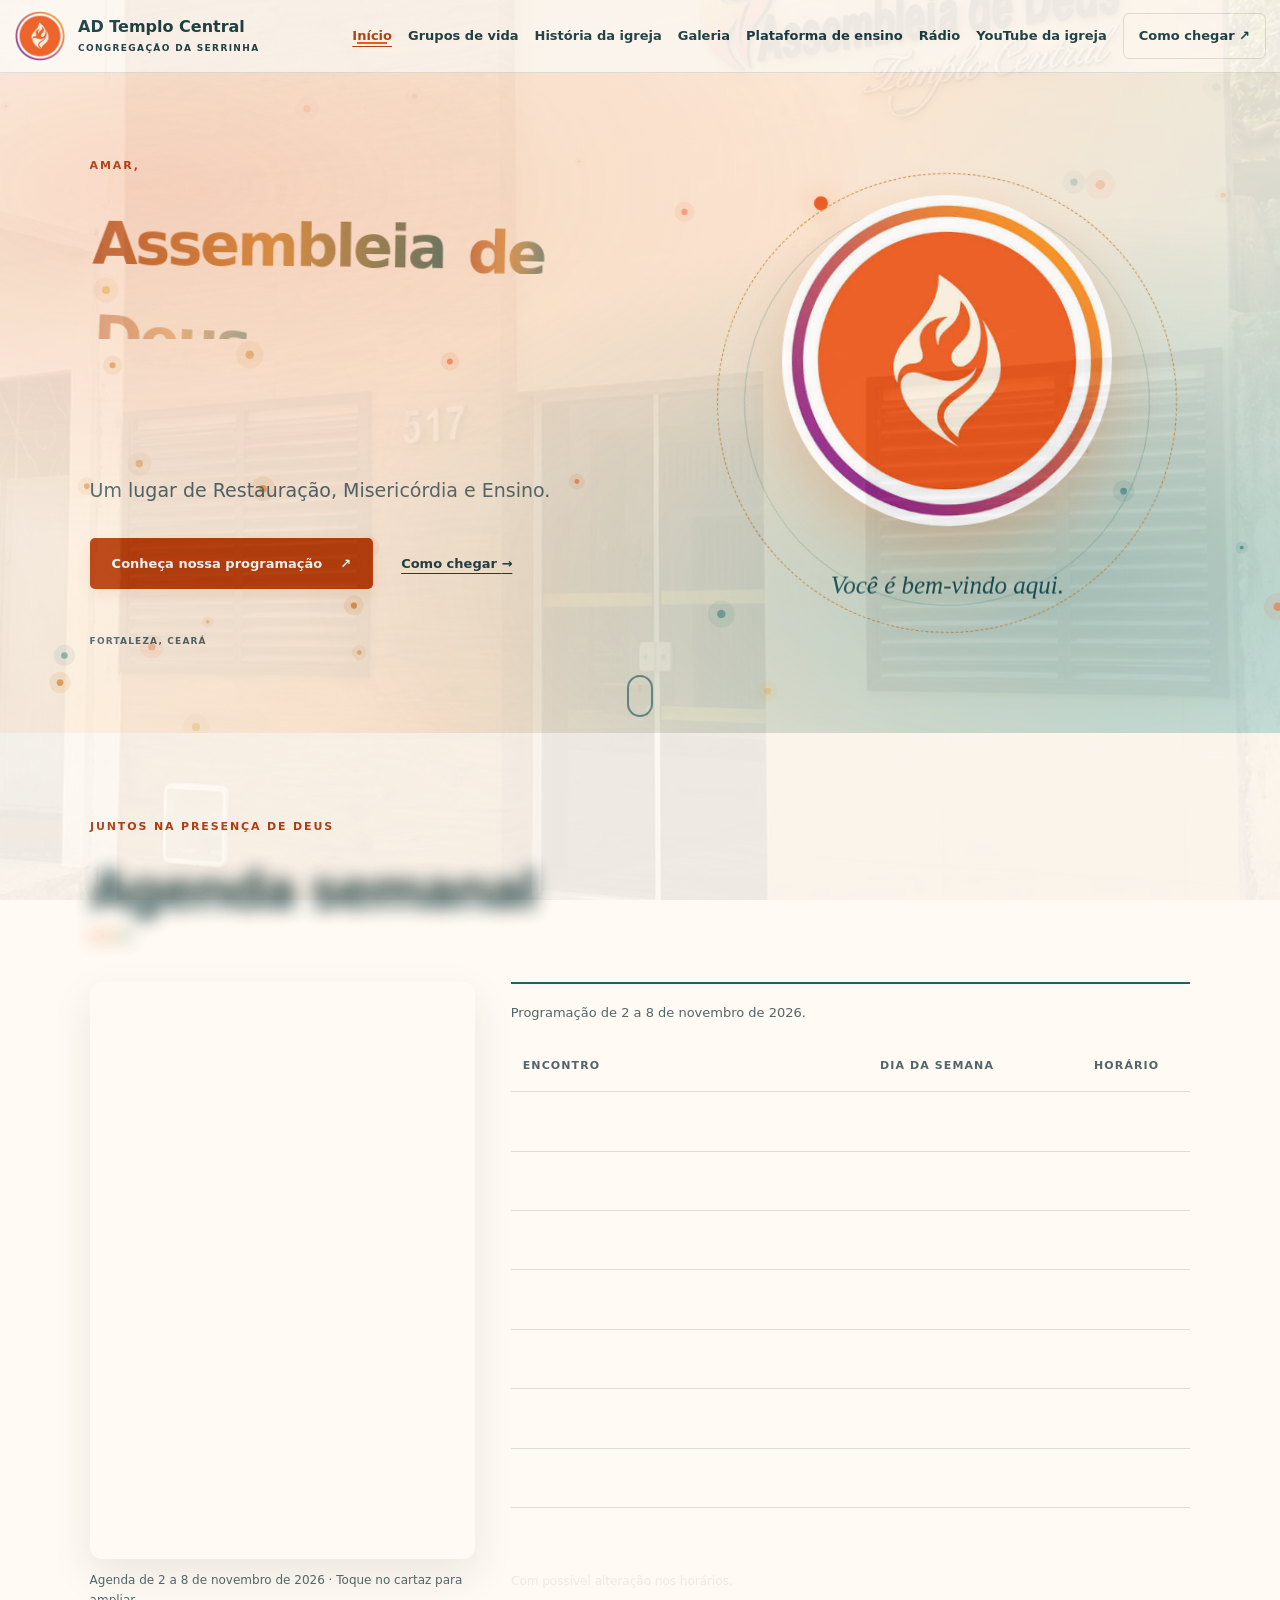
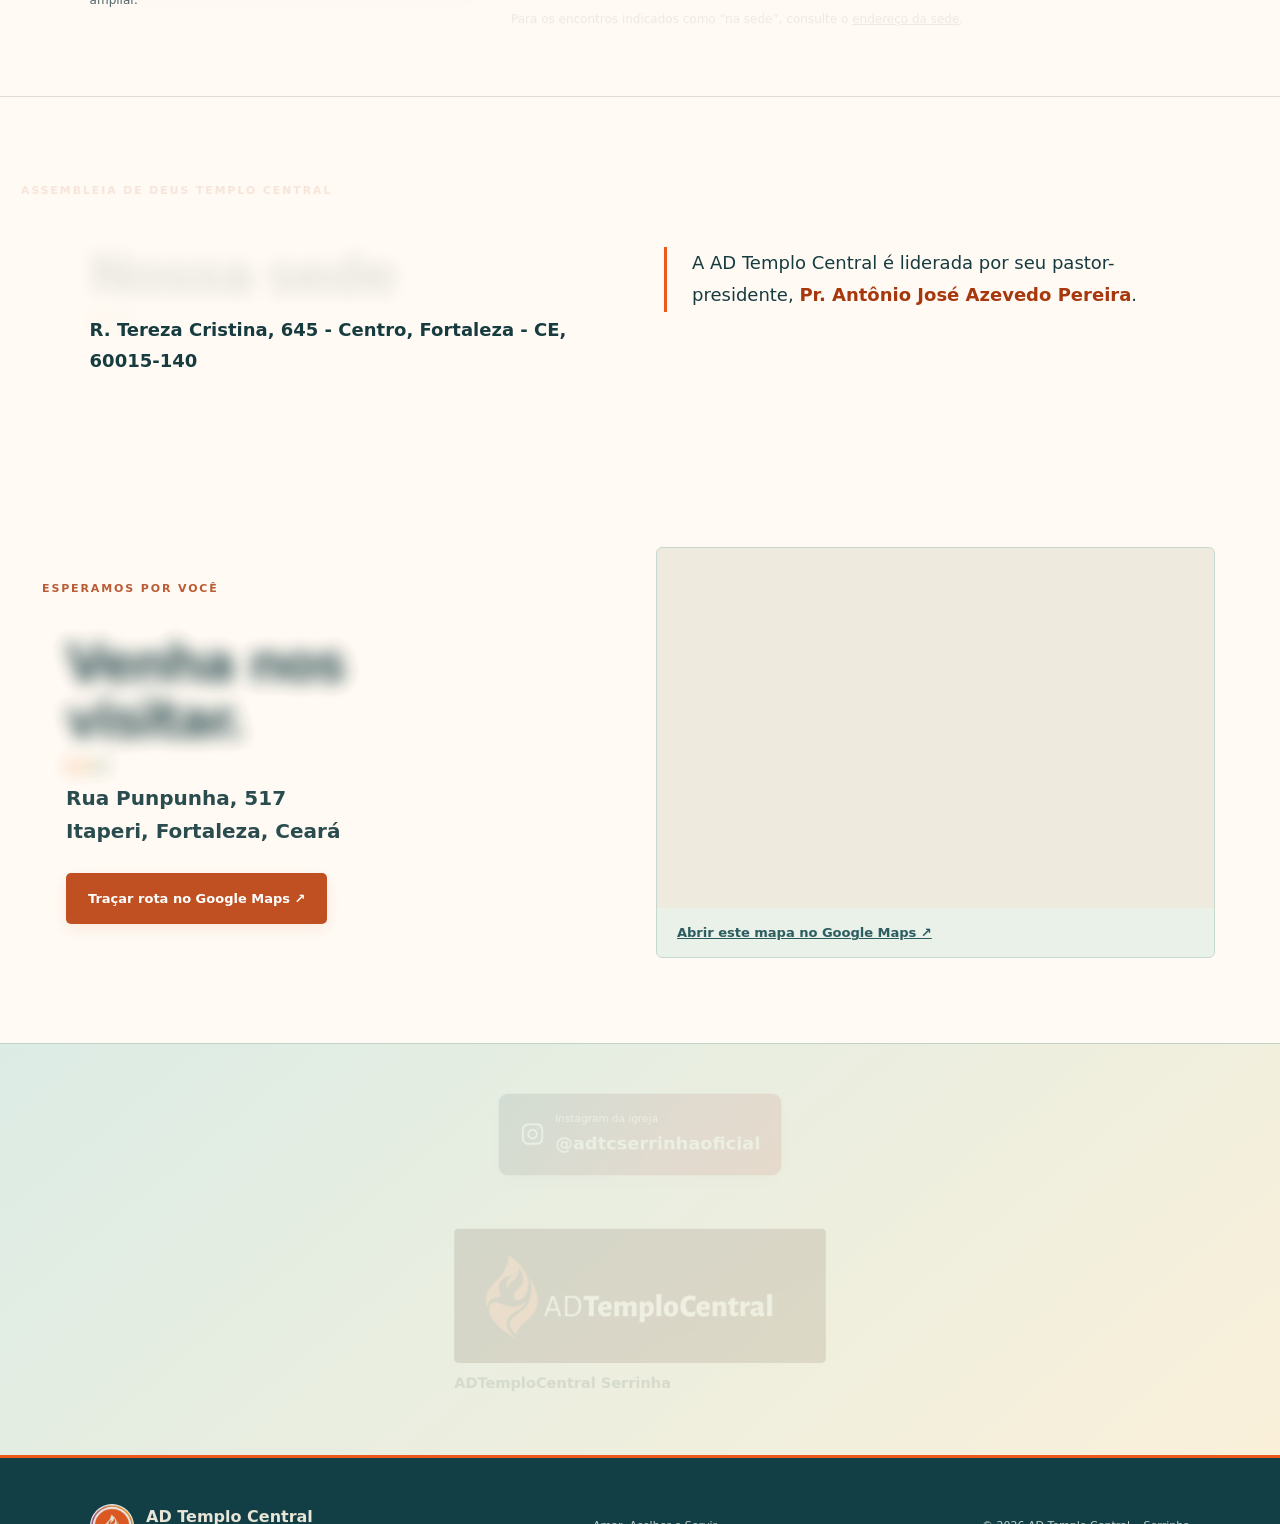
<file: index.html>
<!doctype html>
<html lang="pt-BR"><head><meta charset="utf-8"><meta name="viewport" content="width=device-width, initial-scale=1"><meta http-equiv="refresh" content="0;url=html/index.html"><title>AD Templo Central Serrinha</title></head><body><a href="html/index.html">Abrir site da AD Templo Central Serrinha</a></body></html>
</file>
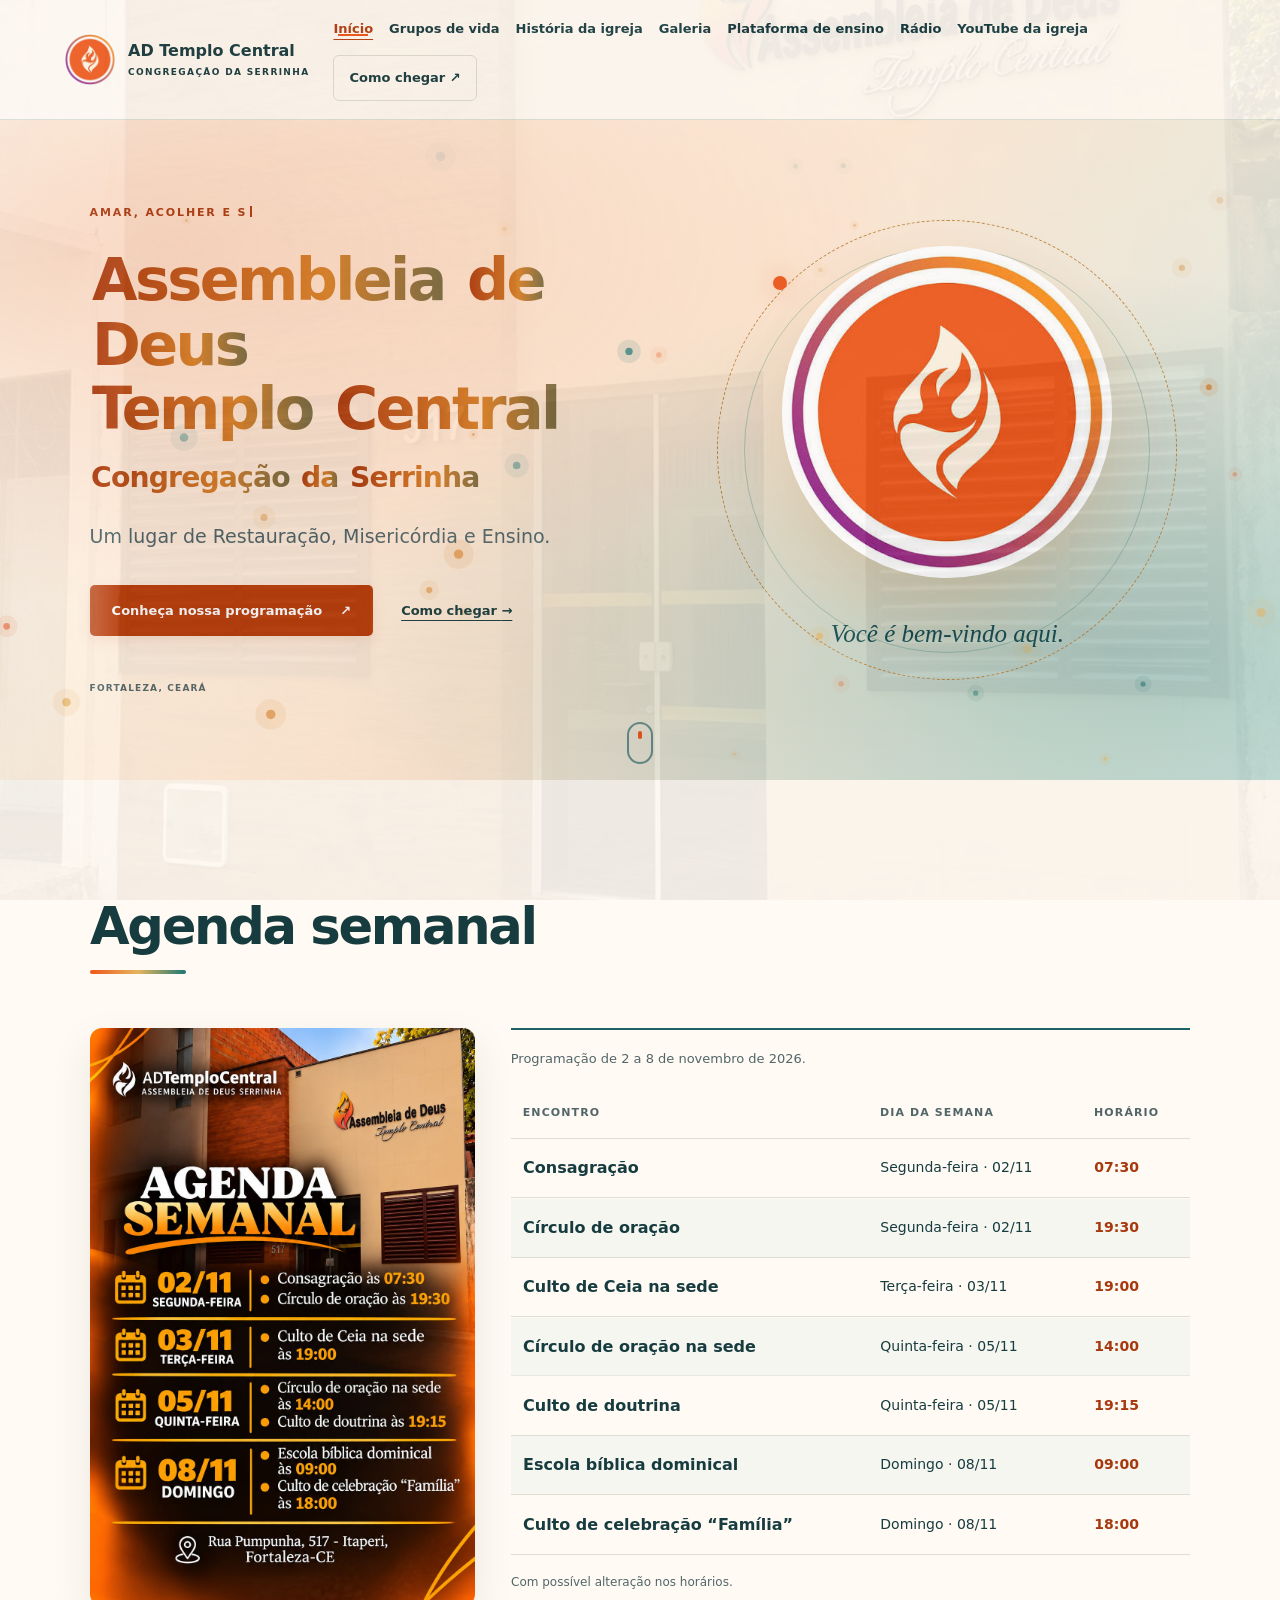
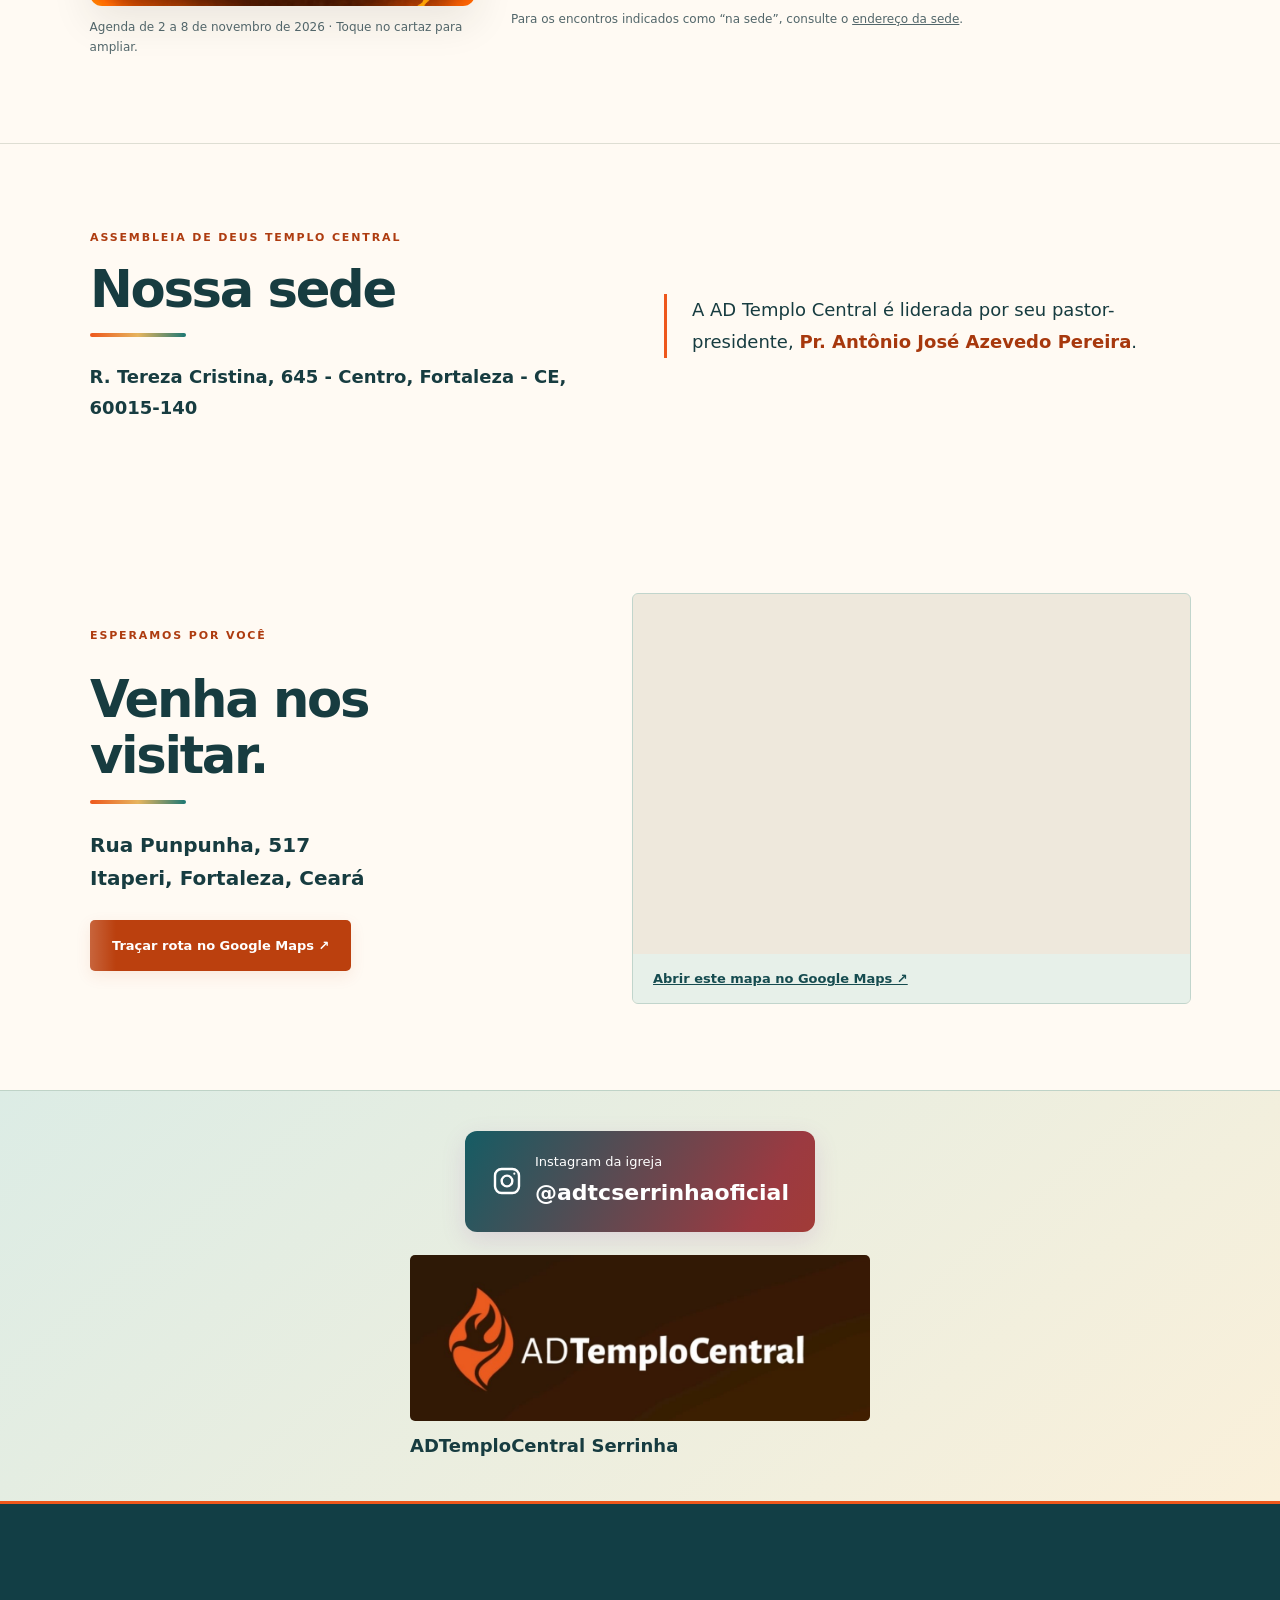
<file: html/index.html>
<!doctype html>
<html lang="pt-BR">
<head>
  <meta charset="utf-8">
  <meta name="viewport" content="width=device-width, initial-scale=1">
  <meta name="theme-color" content="#ee571b">
  <meta name="description" content="Conheça a Assembleia de Deus Templo Central, Congregação da Serrinha, em Fortaleza. Programação, grupos de vida e localização.">
  <title>Início | AD Templo Central Serrinha</title>
  <link rel="icon" href="../imagens/imagem-1.jpg" type="image/jpeg">
  


<link rel="stylesheet" href="../css/style.css">
<script src="../js/script.js" defer></script>
</head>
<body class="home-page"><a class="skip" href="#conteudo">Pular para o conteúdo</a><header class="header">
    <a class="brand" href="index.html" aria-label="AD Templo Central Serrinha — início"><img src="../imagens/imagem-1.jpg" width="52" height="52" alt=""><span>AD Templo Central<small>CONGREGAÇÃO DA SERRINHA</small></span></a>
    <button class="menu-button" hidden aria-expanded="false" aria-controls="menu">Menu <span aria-hidden="true">☰</span></button>
    <nav id="menu" aria-label="Navegação principal"><a href="index.html" aria-current="page" class="active">Início</a><a href="grupos-de-vida.html">Grupos de vida</a><a href="historia-da-igreja.html">História da igreja</a><a href="galeria.html">Galeria</a><a href="plataforma-de-ensino.html">Plataforma de ensino</a><a href="radio.html">Rádio</a><a class="nav-youtube" href="youtube.html">YouTube da igreja</a><a class="nav-visit" href="#localizacao">Como chegar ↗</a></nav>
  </header><main id="conteudo"><section class="hero" id="inicio" aria-labelledby="titulo">
      <div class="hero-copy"><p class="eyebrow">AMAR, ACOLHER E SERVIR</p><h1 id="titulo">Assembleia de Deus<br>Templo Central<span>Congregação da Serrinha</span></h1><p class="intro">Um lugar de Restauração, Misericórdia e Ensino.</p><div class="actions"><a class="button" href="#programacao">Conheça nossa programação <span aria-hidden="true">↗</span></a><a class="text-link" href="#localizacao">Como chegar <span aria-hidden="true">→</span></a></div><p class="hero-address">FORTALEZA, CEARÁ</p></div>
      <div class="hero-art"><div class="orbit"></div><img src="../imagens/imagem-1.jpg" width="446" height="448" alt="Logomarca da Assembleia de Deus Templo Central: chama branca em círculo laranja"><span class="art-caption">Você é bem-vindo aqui.</span></div>
    </section><section class="section" id="programacao" aria-labelledby="agenda-titulo">
 <div class="section-heading"><div><p class="eyebrow">JUNTOS NA PRESENÇA DE DEUS</p><h2 id="agenda-titulo">Agenda semanal</h2></div></div>
 <div class="weekly-layout"><figure class="weekly-poster"><button type="button" id="ampliar-agenda" aria-label="Ampliar cartaz da agenda semanal" hidden><img src="../imagens/agenda-02-a-08-novembro-2026.jpeg" alt="Cartaz da agenda semanal da AD Templo Central — Assembleia de Deus Serrinha" width="1024" height="1536" loading="lazy" decoding="async"></button><noscript><img src="../imagens/agenda-02-a-08-novembro-2026.jpeg" alt="Cartaz da agenda semanal" width="1024" height="1536" loading="lazy"></noscript><figcaption>Agenda de 2 a 8 de novembro de 2026 · <span>Toque no cartaz para ampliar.</span></figcaption></figure>
 <div class="weekly-details"><div class="schedule-wrap"><table><caption>Programação de 2 a 8 de novembro de 2026.</caption><thead><tr><th scope="col">Encontro</th><th scope="col">Dia da semana</th><th scope="col">Horário</th></tr></thead><tbody id="agenda"><tr><th scope="row">Consagração</th><td>Segunda-feira · 02/11</td><td><time datetime="07:30">07:30</time></td></tr><tr><th scope="row">Círculo de oração</th><td>Segunda-feira · 02/11</td><td><time datetime="19:30">19:30</time></td></tr><tr><th scope="row">Culto de Ceia na sede</th><td>Terça-feira · 03/11</td><td><time datetime="19:00">19:00</time></td></tr><tr><th scope="row">Círculo de oração na sede</th><td>Quinta-feira · 05/11</td><td><time datetime="14:00">14:00</time></td></tr><tr><th scope="row">Culto de doutrina</th><td>Quinta-feira · 05/11</td><td><time datetime="19:15">19:15</time></td></tr><tr><th scope="row">Escola bíblica dominical</th><td>Domingo · 08/11</td><td><time datetime="09:00">09:00</time></td></tr><tr><th scope="row">Culto de celebração “Família”</th><td>Domingo · 08/11</td><td><time datetime="18:00">18:00</time></td></tr></tbody></table></div><p class="note">Com possível alteração nos horários.</p><p class="note">Para os encontros indicados como “na sede”, consulte o <a href="#sede">endereço da sede</a>.</p></div></div>
</section><section class="section headquarters" id="sede" aria-labelledby="sede-titulo"><div><p class="eyebrow">ASSEMBLEIA DE DEUS TEMPLO CENTRAL</p><h2 id="sede-titulo">Nossa sede</h2><address>R. Tereza Cristina, 645 - Centro, Fortaleza - CE, 60015-140</address></div><p class="headquarters-leadership">A AD Templo Central é liderada por seu pastor-presidente, <strong>Pr. Antônio José Azevedo Pereira</strong>.</p></section><section class="section location" id="localizacao"><div><p class="eyebrow">ESPERAMOS POR VOCÊ</p><h2>Venha nos visitar.</h2><address>Rua Punpunha, 517<br>Itaperi, Fortaleza, Ceará</address><a class="button" href="https://www.google.com/maps/search/?api=1&amp;query=Rua%20Punpunha%2C%20517%2C%20Itaperi%2C%20Fortaleza%2C%20Cear%C3%A1" target="_blank" rel="noopener noreferrer">Traçar rota no Google Maps ↗<span class="sr-only"> (abre em nova aba)</span></a></div><div class="map-box"><iframe title="Mapa da Rua Punpunha, 517, Itaperi, Fortaleza, Ceará" loading="lazy" referrerpolicy="no-referrer-when-downgrade" src="https://maps.google.com/maps?q=Rua%20Punpunha%20517%20Itaperi%20Fortaleza%20Ceara&amp;t=m&amp;z=17&amp;output=embed"></iframe><a class="map-link" href="https://www.google.com/maps/search/?api=1&amp;query=Rua%20Punpunha%2C%20517%2C%20Itaperi%2C%20Fortaleza%2C%20Cear%C3%A1" target="_blank" rel="noopener noreferrer">Abrir este mapa no Google Maps ↗<span class="sr-only"> (nova aba)</span></a></div></section><section class="church-social" aria-label="Identidade e Instagram da igreja">
<a class="instagram-link" href="https://www.instagram.com/adtcserrinhaoficial/" target="_blank" rel="noopener noreferrer" aria-label="Instagram da igreja: @adtcserrinhaoficial (abre em nova aba)"><svg viewBox="0 0 24 24" fill="none" stroke="currentColor" stroke-width="1.8" aria-hidden="true"><rect x="3" y="3" width="18" height="18" rx="5"/><circle cx="12" cy="12" r="4"/><circle cx="17.5" cy="6.5" r=".8" fill="currentColor" stroke="none"/></svg><span><small>Instagram da igreja</small>@adtcserrinhaoficial</span></a>
<figure class="church-signature"><img src="../imagens/imagem-4.jpg" width="1080" height="390" loading="lazy" alt="Marca ADTemploCentral"><figcaption>ADTemploCentral Serrinha</figcaption></figure>
</section></main><footer><a class="brand" href="index.html"><img src="../imagens/imagem-1.jpg" width="44" height="44" loading="lazy" alt=""><span>AD Templo Central<small>CONGREGAÇÃO DA SERRINHA</small></span></a><p>Amar, Acolher e Servir</p><small>© <span id="ano">2026</span> AD Templo Central • Serrinha</small></footer><dialog id="lightbox" aria-label="Visualização da foto"><button class="close-dialog" aria-label="Fechar foto">Fechar ×</button><img id="foto-ampliada" alt=""><p id="legenda"></p></dialog></body></html>
</file>
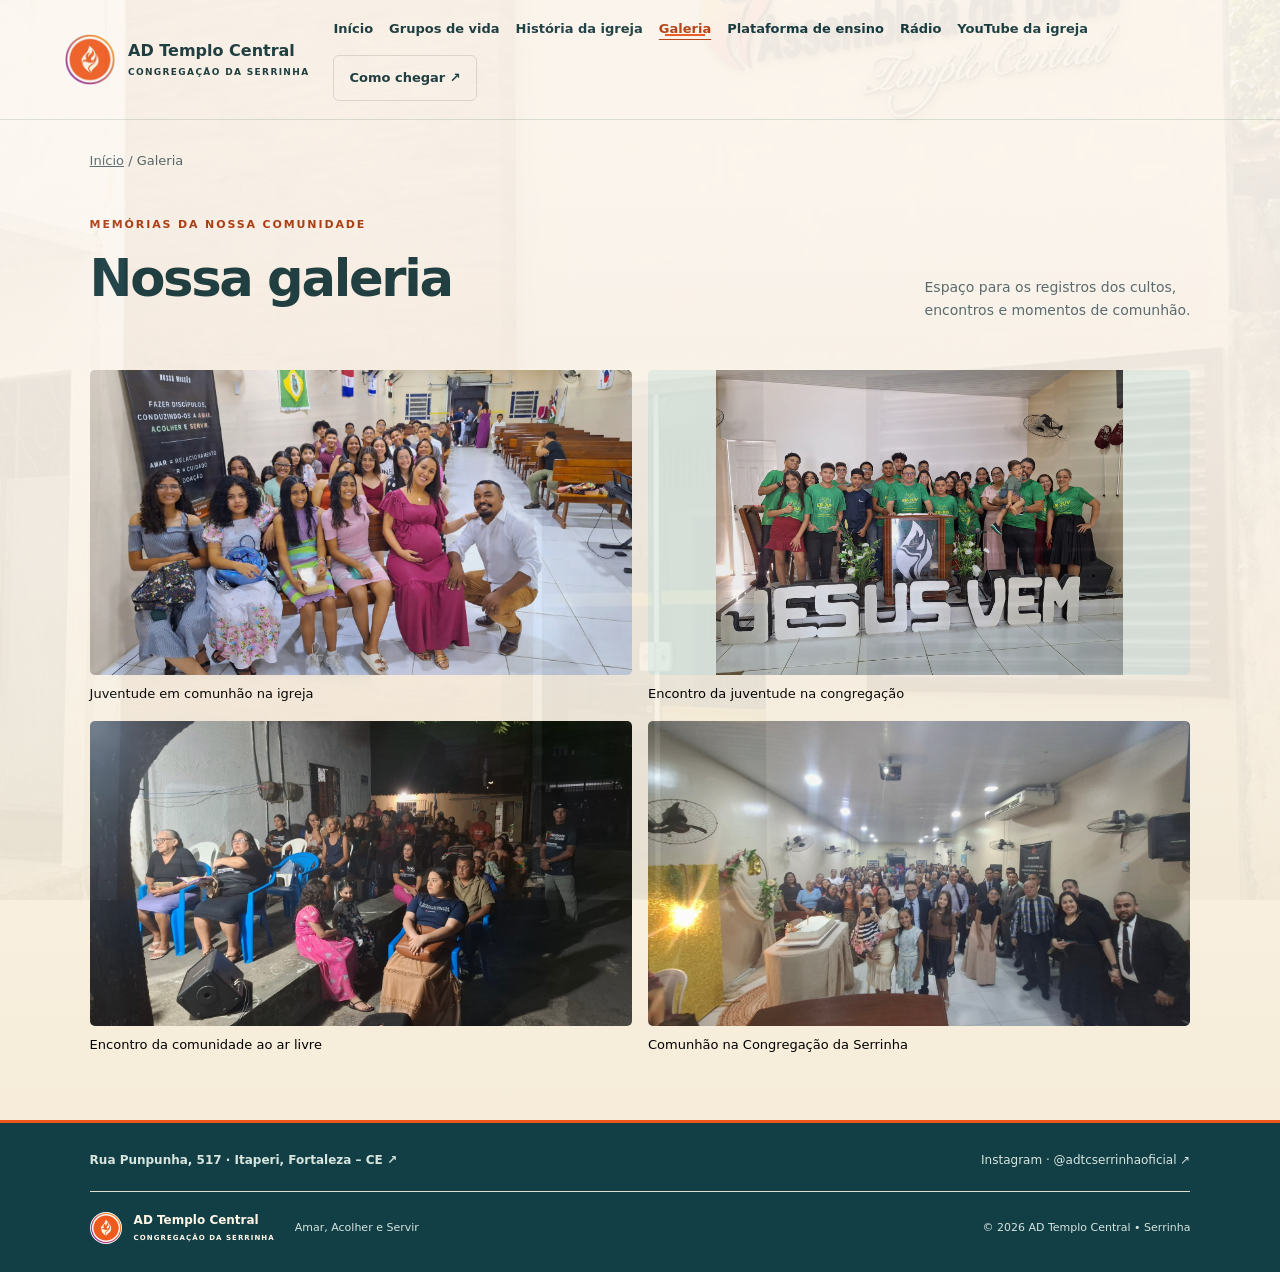
<file: html/galeria.html>
<!doctype html>
<html lang="pt-BR">
<head>
  <meta charset="utf-8">
  <meta name="viewport" content="width=device-width, initial-scale=1">
  <meta name="theme-color" content="#ee571b">
  <meta name="description" content="Conheça a Assembleia de Deus Templo Central, Congregação da Serrinha, em Fortaleza. Programação, grupos de vida e localização.">
  <title>Galeria | AD Templo Central Serrinha</title>
  <link rel="icon" href="../imagens/imagem-1.jpg" type="image/jpeg">
  


<link rel="stylesheet" href="../css/style.css">
<script src="../js/script.js" defer></script>
</head>
<body class="inner-page"><a class="skip" href="#conteudo">Pular para o conteúdo</a><header class="header">
    <a class="brand" href="index.html" aria-label="AD Templo Central Serrinha — início"><img src="../imagens/imagem-1.jpg" width="52" height="52" alt=""><span>AD Templo Central<small>CONGREGAÇÃO DA SERRINHA</small></span></a>
    <button class="menu-button" hidden aria-expanded="false" aria-controls="menu">Menu <span aria-hidden="true">☰</span></button>
    <nav id="menu" aria-label="Navegação principal"><a href="index.html">Início</a><a href="grupos-de-vida.html">Grupos de vida</a><a href="historia-da-igreja.html">História da igreja</a><a href="galeria.html" aria-current="page" class="active">Galeria</a><a href="plataforma-de-ensino.html">Plataforma de ensino</a><a href="radio.html">Rádio</a><a class="nav-youtube" href="youtube.html">YouTube da igreja</a><a class="nav-visit" href="#localizacao">Como chegar ↗</a></nav>
  </header><main id="conteudo"><div class="breadcrumb"><a href="index.html">Início</a><span aria-hidden="true"> / </span><span>Galeria</span></div><section class="section" id="galeria"><div class="section-heading"><div><p class="eyebrow">MEMÓRIAS DA NOSSA COMUNIDADE</p><h1>Nossa galeria</h1></div><p>Espaço para os registros dos cultos, <br>encontros e momentos de comunhão.</p></div><div class="gallery" id="fotos"><div class="photo-placeholder"><span aria-hidden="true">＋</span><strong>Nossa igreja</strong><small>Foto da congregação em breve</small></div><div class="photo-placeholder"><span aria-hidden="true">＋</span><strong>Momentos de culto</strong><small>Foto da congregação em breve</small></div><div class="photo-placeholder"><span aria-hidden="true">＋</span><strong>Nossa juventude</strong><small>Foto da congregação em breve</small></div><div class="photo-placeholder"><span aria-hidden="true">＋</span><strong>Mulheres em comunhão</strong><small>Foto da congregação em breve</small></div></div><p class="note">Aguardando fotos reais da congregação para compor esta galeria.</p></section></main><footer class="internal-footer"><div class="footer-contact" id="localizacao"><address><a href="https://www.google.com/maps/search/?api=1&amp;query=Rua%20Punpunha%2C%20517%2C%20Itaperi%2C%20Fortaleza%2C%20Cear%C3%A1" target="_blank" rel="noopener noreferrer">Rua Punpunha, 517 · Itaperi, Fortaleza – CE ↗</a></address><a href="https://www.instagram.com/adtcserrinhaoficial/" target="_blank" rel="noopener noreferrer">Instagram · @adtcserrinhaoficial ↗</a></div><a class="brand" href="index.html"><img src="../imagens/imagem-1.jpg" width="44" height="44" loading="lazy" alt=""><span>AD Templo Central<small>CONGREGAÇÃO DA SERRINHA</small></span></a><p>Amar, Acolher e Servir</p><small>© <span id="ano">2026</span> AD Templo Central • Serrinha</small></footer><dialog id="lightbox" aria-label="Visualização da foto"><button class="close-dialog" aria-label="Fechar foto">Fechar ×</button><img id="foto-ampliada" alt=""><p id="legenda"></p></dialog></body></html>
</file>
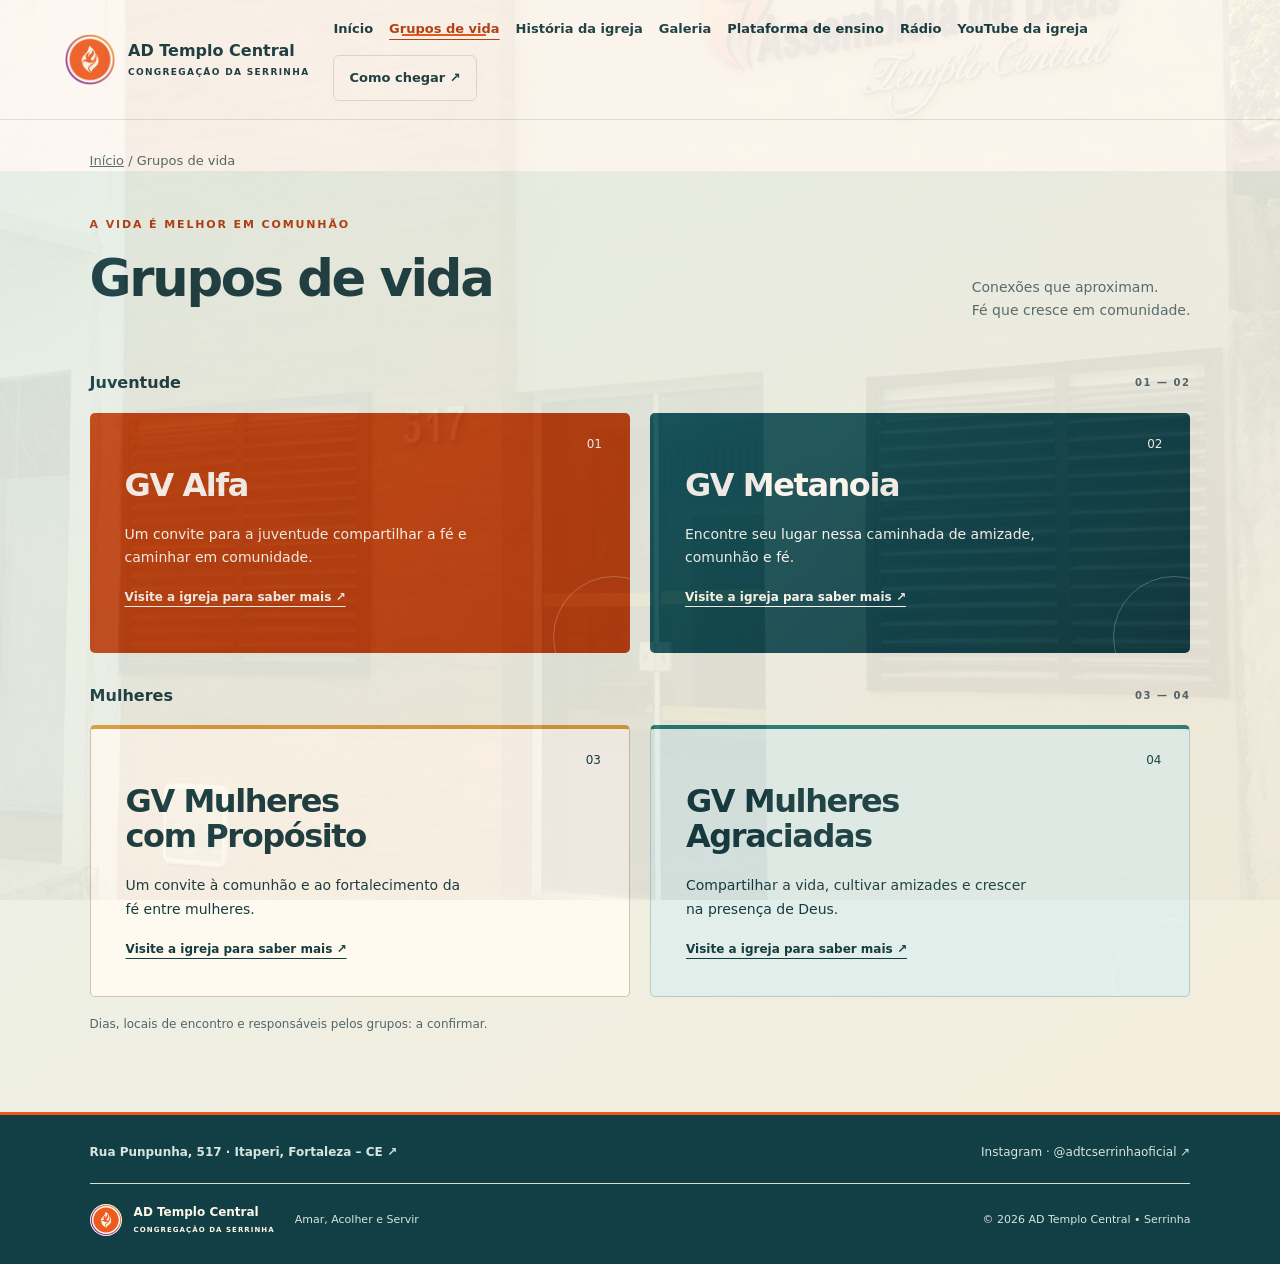
<file: html/grupos-de-vida.html>
<!doctype html>
<html lang="pt-BR">
<head>
  <meta charset="utf-8">
  <meta name="viewport" content="width=device-width, initial-scale=1">
  <meta name="theme-color" content="#ee571b">
  <meta name="description" content="Conheça a Assembleia de Deus Templo Central, Congregação da Serrinha, em Fortaleza. Programação, grupos de vida e localização.">
  <title>Grupos de vida | AD Templo Central Serrinha</title>
  <link rel="icon" href="../imagens/imagem-1.jpg" type="image/jpeg">
  


<link rel="stylesheet" href="../css/style.css">
<script src="../js/script.js" defer></script>
</head>
<body class="inner-page"><a class="skip" href="#conteudo">Pular para o conteúdo</a><header class="header">
    <a class="brand" href="index.html" aria-label="AD Templo Central Serrinha — início"><img src="../imagens/imagem-1.jpg" width="52" height="52" alt=""><span>AD Templo Central<small>CONGREGAÇÃO DA SERRINHA</small></span></a>
    <button class="menu-button" hidden aria-expanded="false" aria-controls="menu">Menu <span aria-hidden="true">☰</span></button>
    <nav id="menu" aria-label="Navegação principal"><a href="index.html">Início</a><a href="grupos-de-vida.html" aria-current="page" class="active">Grupos de vida</a><a href="historia-da-igreja.html">História da igreja</a><a href="galeria.html">Galeria</a><a href="plataforma-de-ensino.html">Plataforma de ensino</a><a href="radio.html">Rádio</a><a class="nav-youtube" href="youtube.html">YouTube da igreja</a><a class="nav-visit" href="#localizacao">Como chegar ↗</a></nav>
  </header><main id="conteudo"><div class="breadcrumb"><a href="index.html">Início</a><span aria-hidden="true"> / </span><span>Grupos de vida</span></div><section class="groups section" id="grupos"><div class="section-heading"><div><p class="eyebrow">A VIDA É MELHOR EM COMUNHÃO</p><h1>Grupos de vida</h1></div><p>Conexões que aproximam. <br>Fé que cresce em comunidade.</p></div><h3 class="group-label">Juventude <span>01 — 02</span></h3><div class="group-grid"><article class="group-card"><span class="card-number">01</span><h4>GV Alfa</h4><p>Um convite para a juventude compartilhar a fé e caminhar em comunidade.</p><a href="#localizacao">Visite a igreja para saber mais ↗</a></article><article class="group-card dark"><span class="card-number">02</span><h4>GV Metanoia</h4><p>Encontre seu lugar nessa caminhada de amizade, comunhão e fé.</p><a href="#localizacao">Visite a igreja para saber mais ↗</a></article></div><h3 class="group-label">Mulheres <span>03 — 04</span></h3><div class="group-grid"><article class="group-card pale"><span class="card-number">03</span><h4>GV Mulheres<br>com Propósito</h4><p>Um convite à comunhão e ao fortalecimento da fé entre mulheres.</p><a href="#localizacao">Visite a igreja para saber mais ↗</a></article><article class="group-card pale"><span class="card-number">04</span><h4>GV Mulheres<br>Agraciadas</h4><p>Compartilhar a vida, cultivar amizades e crescer na presença de Deus.</p><a href="#localizacao">Visite a igreja para saber mais ↗</a></article></div><p class="note">Dias, locais de encontro e responsáveis pelos grupos: a confirmar.</p></section></main><footer class="internal-footer"><div class="footer-contact" id="localizacao"><address><a href="https://www.google.com/maps/search/?api=1&amp;query=Rua%20Punpunha%2C%20517%2C%20Itaperi%2C%20Fortaleza%2C%20Cear%C3%A1" target="_blank" rel="noopener noreferrer">Rua Punpunha, 517 · Itaperi, Fortaleza – CE ↗</a></address><a href="https://www.instagram.com/adtcserrinhaoficial/" target="_blank" rel="noopener noreferrer">Instagram · @adtcserrinhaoficial ↗</a></div><a class="brand" href="index.html"><img src="../imagens/imagem-1.jpg" width="44" height="44" loading="lazy" alt=""><span>AD Templo Central<small>CONGREGAÇÃO DA SERRINHA</small></span></a><p>Amar, Acolher e Servir</p><small>© <span id="ano">2026</span> AD Templo Central • Serrinha</small></footer><dialog id="lightbox" aria-label="Visualização da foto"><button class="close-dialog" aria-label="Fechar foto">Fechar ×</button><img id="foto-ampliada" alt=""><p id="legenda"></p></dialog></body></html>
</file>
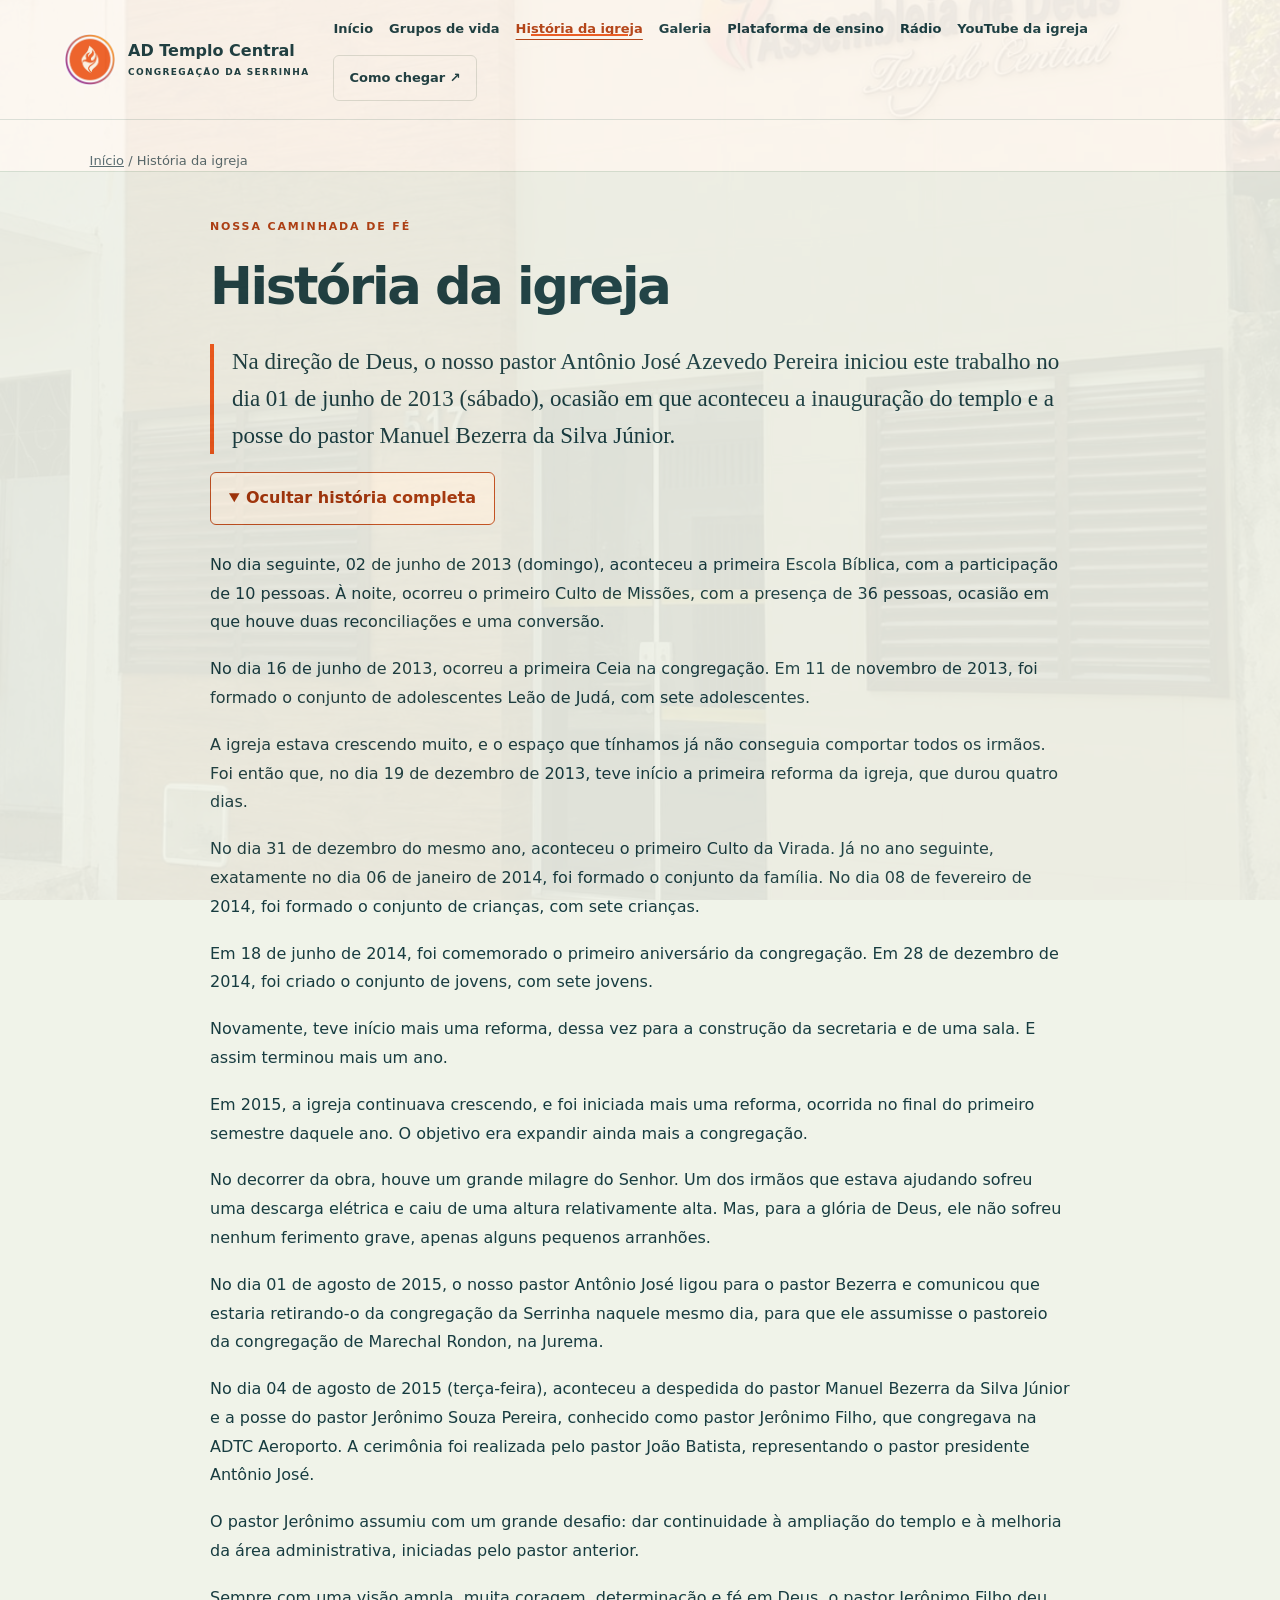
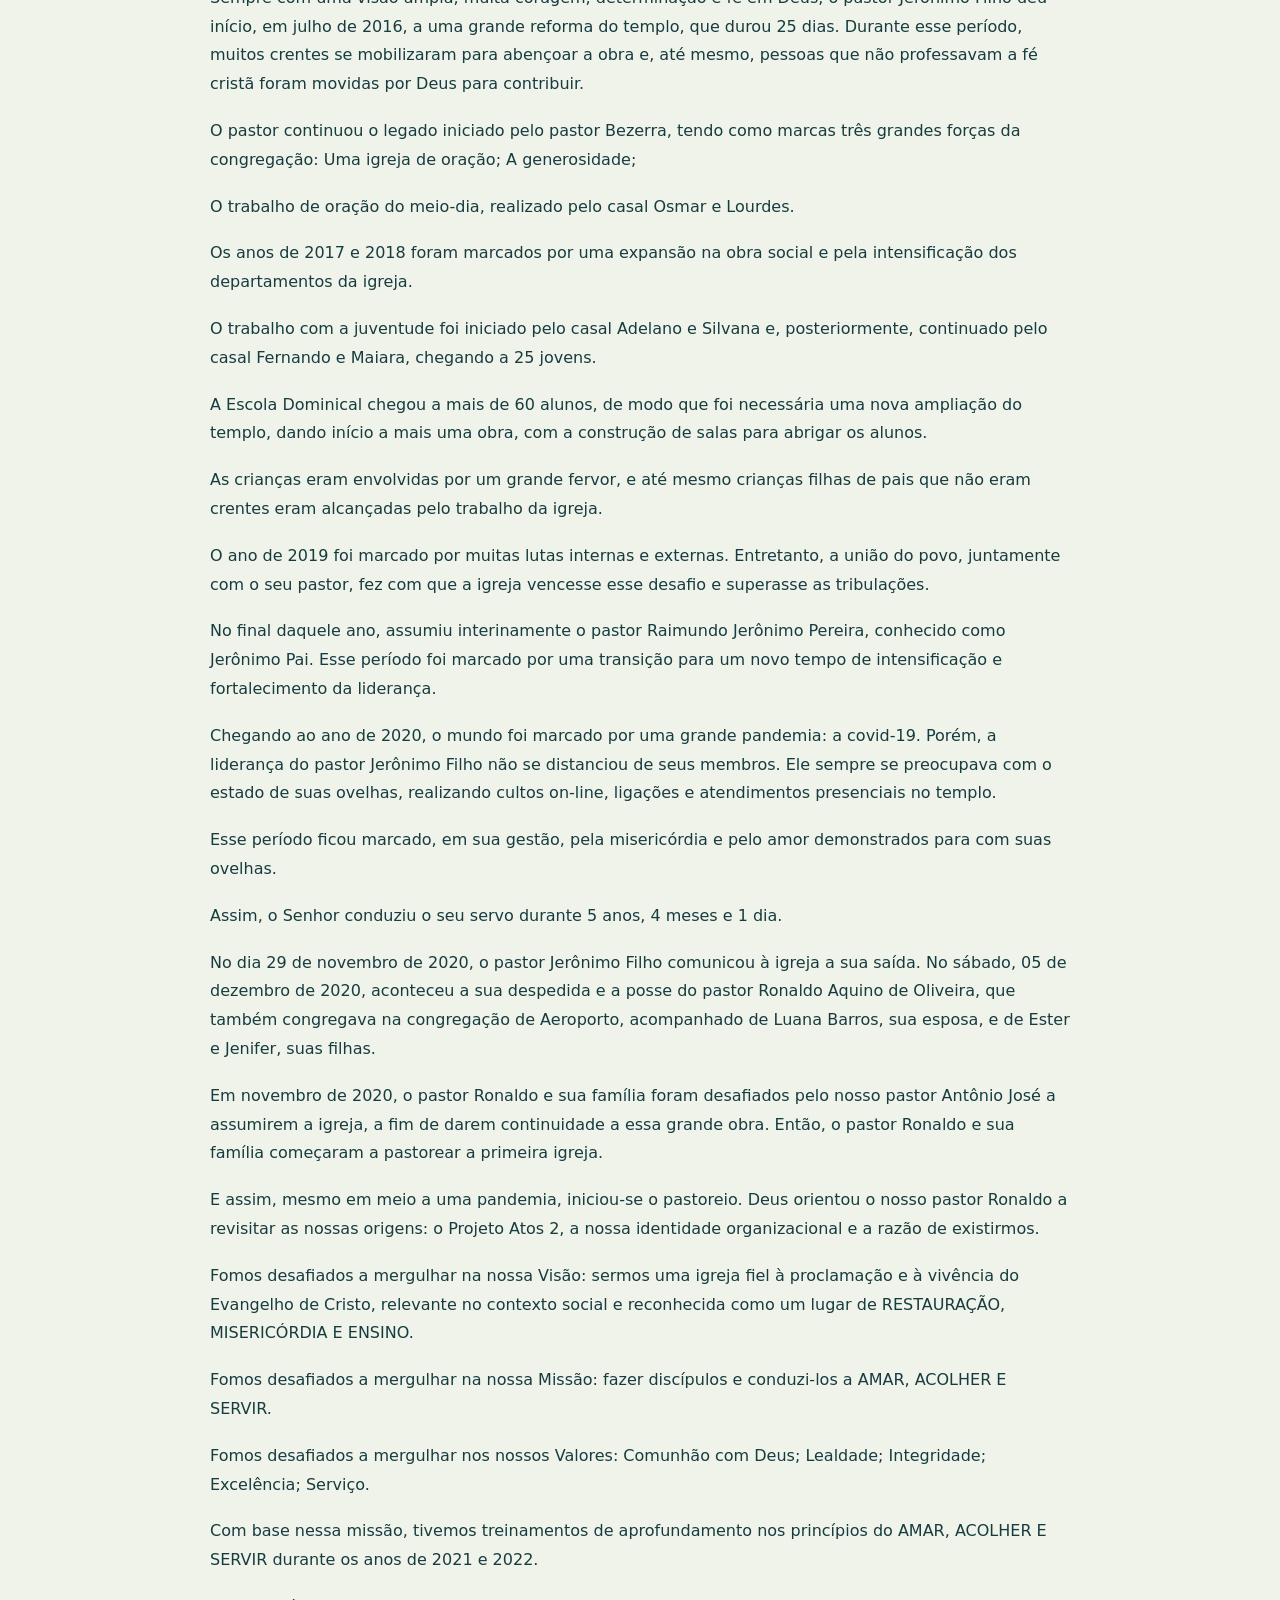
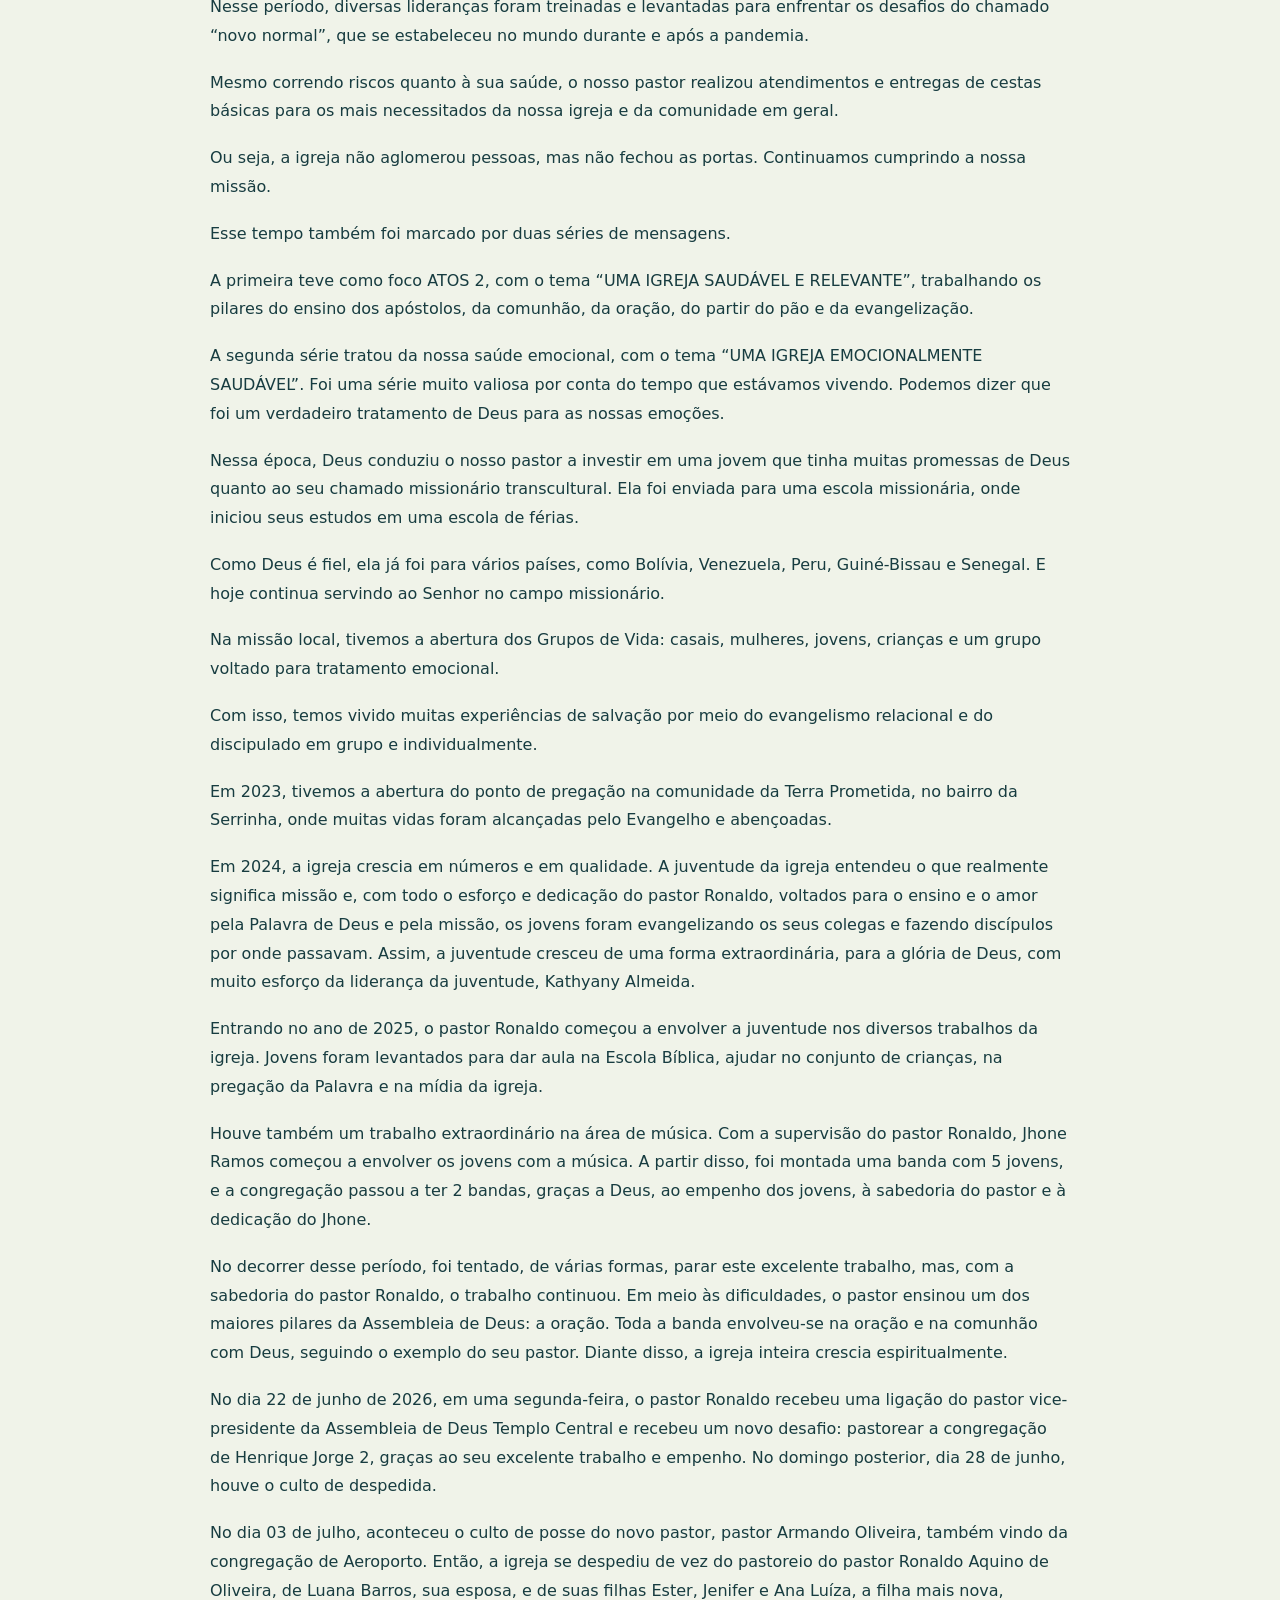
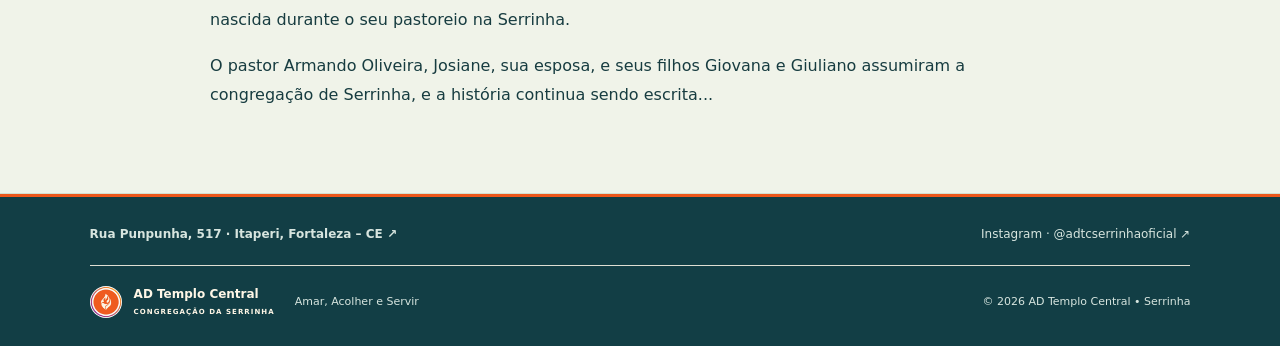
<file: html/historia-da-igreja.html>
<!doctype html>
<html lang="pt-BR">
<head>
  <meta charset="utf-8">
  <meta name="viewport" content="width=device-width, initial-scale=1">
  <meta name="theme-color" content="#ee571b">
  <meta name="description" content="Conheça a Assembleia de Deus Templo Central, Congregação da Serrinha, em Fortaleza. Programação, grupos de vida e localização.">
  <title>História da igreja | AD Templo Central Serrinha</title>
  <link rel="icon" href="../imagens/imagem-1.jpg" type="image/jpeg">
  


<link rel="stylesheet" href="../css/style.css">
<script src="../js/script.js" defer></script>
</head>
<body class="inner-page"><a class="skip" href="#conteudo">Pular para o conteúdo</a><header class="header">
    <a class="brand" href="index.html" aria-label="AD Templo Central Serrinha — início"><img src="../imagens/imagem-1.jpg" width="52" height="52" alt=""><span>AD Templo Central<small>CONGREGAÇÃO DA SERRINHA</small></span></a>
    <button class="menu-button" hidden aria-expanded="false" aria-controls="menu">Menu <span aria-hidden="true">☰</span></button>
    <nav id="menu" aria-label="Navegação principal"><a href="index.html">Início</a><a href="grupos-de-vida.html">Grupos de vida</a><a href="historia-da-igreja.html" aria-current="page" class="active">História da igreja</a><a href="galeria.html">Galeria</a><a href="plataforma-de-ensino.html">Plataforma de ensino</a><a href="radio.html">Rádio</a><a class="nav-youtube" href="youtube.html">YouTube da igreja</a><a class="nav-visit" href="#localizacao">Como chegar ↗</a></nav>
  </header><main id="conteudo"><div class="breadcrumb"><a href="index.html">Início</a><span aria-hidden="true"> / </span><span>História da igreja</span></div><section class="section" id="historia"><div class="church-history"><p class="eyebrow">NOSSA CAMINHADA DE FÉ</p><h1>História da igreja</h1><div class="history-intro"><p>Na dire&#231;&#227;o de Deus, o nosso pastor Ant&#244;nio Jos&#233; Azevedo Pereira iniciou este trabalho no dia 01 de junho de 2013 (s&#225;bado), ocasi&#227;o em que aconteceu a inaugura&#231;&#227;o do templo e a posse do pastor Manuel Bezerra da Silva J&#250;nior.</p></div><details class="history-details" open><summary><span class="when-closed">Ler história completa</span><span class="when-open">Ocultar história completa</span></summary><div class="history-full"><p>No dia seguinte, 02 de junho de 2013 (domingo), aconteceu a primeira Escola B&#237;blica, com a participa&#231;&#227;o de 10 pessoas. &#192; noite, ocorreu o primeiro Culto de Miss&#245;es, com a presen&#231;a de 36 pessoas, ocasi&#227;o em que houve duas reconcilia&#231;&#245;es e uma convers&#227;o.</p>
<p>No dia 16 de junho de 2013, ocorreu a primeira Ceia na congrega&#231;&#227;o. Em 11 de novembro de 2013, foi formado o conjunto de adolescentes Le&#227;o de Jud&#225;, com sete adolescentes.</p>
<p>A igreja estava crescendo muito, e o espa&#231;o que t&#237;nhamos j&#225; n&#227;o conseguia comportar todos os irm&#227;os. Foi ent&#227;o que, no dia 19 de dezembro de 2013, teve in&#237;cio a primeira reforma da igreja, que durou quatro dias.</p>
<p>No dia 31 de dezembro do mesmo ano, aconteceu o primeiro Culto da Virada. J&#225; no ano seguinte, exatamente no dia 06 de janeiro de 2014, foi formado o conjunto da fam&#237;lia. No dia 08 de fevereiro de 2014, foi formado o conjunto de crian&#231;as, com sete crian&#231;as.</p>
<p>Em 18 de junho de 2014, foi comemorado o primeiro anivers&#225;rio da congrega&#231;&#227;o. Em 28 de dezembro de 2014, foi criado o conjunto de jovens, com sete jovens.</p>
<p>Novamente, teve in&#237;cio mais uma reforma, dessa vez para a constru&#231;&#227;o da secretaria e de uma sala. E assim terminou mais um ano.</p>
<p>Em 2015, a igreja continuava crescendo, e foi iniciada mais uma reforma, ocorrida no final do primeiro semestre daquele ano. O objetivo era expandir ainda mais a congrega&#231;&#227;o.</p>
<p>No decorrer da obra, houve um grande milagre do Senhor. Um dos irm&#227;os que estava ajudando sofreu uma descarga el&#233;trica e caiu de uma altura relativamente alta. Mas, para a gl&#243;ria de Deus, ele n&#227;o sofreu nenhum ferimento grave, apenas alguns pequenos arranh&#245;es.</p>
<p>No dia 01 de agosto de 2015, o nosso pastor Ant&#244;nio Jos&#233; ligou para o pastor Bezerra e comunicou que estaria retirando-o da congrega&#231;&#227;o da Serrinha naquele mesmo dia, para que ele assumisse o pastoreio da congrega&#231;&#227;o de Marechal Rondon, na Jurema.</p>
<p>No dia 04 de agosto de 2015 (ter&#231;a-feira), aconteceu a despedida do pastor Manuel Bezerra da Silva J&#250;nior e a posse do pastor Jer&#244;nimo Souza Pereira, conhecido como pastor Jer&#244;nimo Filho, que congregava na ADTC Aeroporto. A cerim&#244;nia foi realizada pelo pastor Jo&#227;o Batista, representando o pastor presidente Ant&#244;nio Jos&#233;.</p>
<p>O pastor Jer&#244;nimo assumiu com um grande desafio: dar continuidade &#224; amplia&#231;&#227;o do templo e &#224; melhoria da &#225;rea administrativa, iniciadas pelo pastor anterior.</p>
<p>Sempre com uma vis&#227;o ampla, muita coragem, determina&#231;&#227;o e f&#233; em Deus, o pastor Jer&#244;nimo Filho deu in&#237;cio, em julho de 2016, a uma grande reforma do templo, que durou 25 dias. Durante esse per&#237;odo, muitos crentes se mobilizaram para aben&#231;oar a obra e, at&#233; mesmo, pessoas que n&#227;o professavam a f&#233; crist&#227; foram movidas por Deus para contribuir.</p>
<p>O pastor continuou o legado iniciado pelo pastor Bezerra, tendo como marcas tr&#234;s grandes for&#231;as da congrega&#231;&#227;o: Uma igreja de ora&#231;&#227;o; A generosidade;</p>
<p>O trabalho de ora&#231;&#227;o do meio-dia, realizado pelo casal Osmar e Lourdes.</p>
<p>Os anos de 2017 e 2018 foram marcados por uma expans&#227;o na obra social e pela intensifica&#231;&#227;o dos departamentos da igreja.</p>
<p>O trabalho com a juventude foi iniciado pelo casal Adelano e Silvana e, posteriormente, continuado pelo casal Fernando e Maiara, chegando a 25 jovens.</p>
<p>A Escola Dominical chegou a mais de 60 alunos, de modo que foi necess&#225;ria uma nova amplia&#231;&#227;o do templo, dando in&#237;cio a mais uma obra, com a constru&#231;&#227;o de salas para abrigar os alunos.</p>
<p>As crian&#231;as eram envolvidas por um grande fervor, e at&#233; mesmo crian&#231;as filhas de pais que n&#227;o eram crentes eram alcan&#231;adas pelo trabalho da igreja.</p>
<p>O ano de 2019 foi marcado por muitas lutas internas e externas. Entretanto, a uni&#227;o do povo, juntamente com o seu pastor, fez com que a igreja vencesse esse desafio e superasse as tribula&#231;&#245;es.</p>
<p>No final daquele ano, assumiu interinamente o pastor Raimundo Jer&#244;nimo Pereira, conhecido como Jer&#244;nimo Pai. Esse per&#237;odo foi marcado por uma transi&#231;&#227;o para um novo tempo de intensifica&#231;&#227;o e fortalecimento da lideran&#231;a.</p>
<p>Chegando ao ano de 2020, o mundo foi marcado por uma grande pandemia: a covid-19. Por&#233;m, a lideran&#231;a do pastor Jer&#244;nimo Filho n&#227;o se distanciou de seus membros. Ele sempre se preocupava com o estado de suas ovelhas, realizando cultos on-line, liga&#231;&#245;es e atendimentos presenciais no templo.</p>
<p>Esse per&#237;odo ficou marcado, em sua gest&#227;o, pela miseric&#243;rdia e pelo amor demonstrados para com suas ovelhas.</p>
<p>Assim, o Senhor conduziu o seu servo durante 5 anos, 4 meses e 1 dia.</p>
<p>No dia 29 de novembro de 2020, o pastor Jer&#244;nimo Filho comunicou &#224; igreja a sua sa&#237;da. No s&#225;bado, 05 de dezembro de 2020, aconteceu a sua despedida e a posse do pastor Ronaldo Aquino de Oliveira, que tamb&#233;m congregava na congrega&#231;&#227;o de Aeroporto, acompanhado de Luana Barros, sua esposa, e de Ester e Jenifer, suas filhas.</p>
<p>Em novembro de 2020, o pastor Ronaldo e sua fam&#237;lia foram desafiados pelo nosso pastor Ant&#244;nio Jos&#233; a assumirem a igreja, a fim de darem continuidade a essa grande obra. Ent&#227;o, o pastor Ronaldo e sua fam&#237;lia come&#231;aram a pastorear a primeira igreja.</p>
<p>E assim, mesmo em meio a uma pandemia, iniciou-se o pastoreio. Deus orientou o nosso pastor Ronaldo a revisitar as nossas origens: o Projeto Atos 2, a nossa identidade organizacional e a raz&#227;o de existirmos.</p>
<p>Fomos desafiados a mergulhar na nossa Vis&#227;o: sermos uma igreja fiel &#224; proclama&#231;&#227;o e &#224; viv&#234;ncia do Evangelho de Cristo, relevante no contexto social e reconhecida como um lugar de RESTAURA&#199;&#195;O, MISERIC&#211;RDIA E ENSINO.</p>
<p>Fomos desafiados a mergulhar na nossa Miss&#227;o: fazer disc&#237;pulos e conduzi-los a AMAR, ACOLHER E SERVIR.</p>
<p>Fomos desafiados a mergulhar nos nossos Valores: Comunh&#227;o com Deus; Lealdade; Integridade; Excel&#234;ncia; Servi&#231;o.</p>
<p>Com base nessa miss&#227;o, tivemos treinamentos de aprofundamento nos princ&#237;pios do AMAR, ACOLHER E SERVIR durante os anos de 2021 e 2022.</p>
<p>Nesse per&#237;odo, diversas lideran&#231;as foram treinadas e levantadas para enfrentar os desafios do chamado “novo normal”, que se estabeleceu no mundo durante e ap&#243;s a pandemia.</p>
<p>Mesmo correndo riscos quanto &#224; sua sa&#250;de, o nosso pastor realizou atendimentos e entregas de cestas b&#225;sicas para os mais necessitados da nossa igreja e da comunidade em geral.</p>
<p>Ou seja, a igreja n&#227;o aglomerou pessoas, mas n&#227;o fechou as portas. Continuamos cumprindo a nossa miss&#227;o.</p>
<p>Esse tempo tamb&#233;m foi marcado por duas s&#233;ries de mensagens.</p>
<p>A primeira teve como foco ATOS 2, com o tema “UMA IGREJA SAUD&#193;VEL E RELEVANTE”, trabalhando os pilares do ensino dos ap&#243;stolos, da comunh&#227;o, da ora&#231;&#227;o, do partir do p&#227;o e da evangeliza&#231;&#227;o.</p>
<p>A segunda s&#233;rie tratou da nossa sa&#250;de emocional, com o tema “UMA IGREJA EMOCIONALMENTE SAUD&#193;VEL”. Foi uma s&#233;rie muito valiosa por conta do tempo que est&#225;vamos vivendo. Podemos dizer que foi um verdadeiro tratamento de Deus para as nossas emo&#231;&#245;es.</p>
<p>Nessa &#233;poca, Deus conduziu o nosso pastor a investir em uma jovem que tinha muitas promessas de Deus quanto ao seu chamado mission&#225;rio transcultural. Ela foi enviada para uma escola mission&#225;ria, onde iniciou seus estudos em uma escola de f&#233;rias.</p>
<p>Como Deus &#233; fiel, ela j&#225; foi para v&#225;rios pa&#237;ses, como Bol&#237;via, Venezuela, Peru, Guin&#233;-Bissau e Senegal. E hoje continua servindo ao Senhor no campo mission&#225;rio.</p>
<p>Na miss&#227;o local, tivemos a abertura dos Grupos de Vida: casais, mulheres, jovens, crian&#231;as e um grupo voltado para tratamento emocional.</p>
<p>Com isso, temos vivido muitas experi&#234;ncias de salva&#231;&#227;o por meio do evangelismo relacional e do discipulado em grupo e individualmente.</p>
<p>Em 2023, tivemos a abertura do ponto de prega&#231;&#227;o na comunidade da Terra Prometida, no bairro da Serrinha, onde muitas vidas foram alcan&#231;adas pelo Evangelho e aben&#231;oadas.</p>
<p>Em 2024, a igreja crescia em n&#250;meros e em qualidade. A juventude da igreja entendeu o que realmente significa miss&#227;o e, com todo o esfor&#231;o e dedica&#231;&#227;o do pastor Ronaldo, voltados para o ensino e o amor pela Palavra de Deus e pela miss&#227;o, os jovens foram evangelizando os seus colegas e fazendo disc&#237;pulos por onde passavam. Assim, a juventude cresceu de uma forma extraordin&#225;ria, para a gl&#243;ria de Deus, com muito esfor&#231;o da lideran&#231;a da juventude, Kathyany Almeida.</p>
<p>Entrando no ano de 2025, o pastor Ronaldo come&#231;ou a envolver a juventude nos diversos trabalhos da igreja. Jovens foram levantados para dar aula na Escola B&#237;blica, ajudar no conjunto de crian&#231;as, na prega&#231;&#227;o da Palavra e na m&#237;dia da igreja.</p>
<p>Houve tamb&#233;m um trabalho extraordin&#225;rio na &#225;rea de m&#250;sica. Com a supervis&#227;o do pastor Ronaldo, Jhone Ramos come&#231;ou a envolver os jovens com a m&#250;sica. A partir disso, foi montada uma banda com 5 jovens, e a congrega&#231;&#227;o passou a ter 2 bandas, gra&#231;as a Deus, ao empenho dos jovens, &#224; sabedoria do pastor e &#224; dedica&#231;&#227;o do Jhone.</p>
<p>No decorrer desse per&#237;odo, foi tentado, de v&#225;rias formas, parar este excelente trabalho, mas, com a sabedoria do pastor Ronaldo, o trabalho continuou. Em meio &#224;s dificuldades, o pastor ensinou um dos maiores pilares da Assembleia de Deus: a ora&#231;&#227;o. Toda a banda envolveu-se na ora&#231;&#227;o e na comunh&#227;o com Deus, seguindo o exemplo do seu pastor. Diante disso, a igreja inteira crescia espiritualmente.</p>
<p>No dia 22 de junho de 2026, em uma segunda-feira, o pastor Ronaldo recebeu uma liga&#231;&#227;o do pastor vice-presidente da Assembleia de Deus Templo Central e recebeu um novo desafio: pastorear a congrega&#231;&#227;o de Henrique Jorge 2, gra&#231;as ao seu excelente trabalho e empenho. No domingo posterior, dia 28 de junho, houve o culto de despedida.</p>
<p>No dia 03 de julho, aconteceu o culto de posse do novo pastor, pastor Armando Oliveira, tamb&#233;m vindo da congrega&#231;&#227;o de Aeroporto. Ent&#227;o, a igreja se despediu de vez do pastoreio do pastor Ronaldo Aquino de Oliveira, de Luana Barros, sua esposa, e de suas filhas Ester, Jenifer e Ana Lu&#237;za, a filha mais nova, nascida durante o seu pastoreio na Serrinha.</p>
<p>O pastor Armando Oliveira, Josiane, sua esposa, e seus filhos Giovana e Giuliano assumiram a congrega&#231;&#227;o de Serrinha, e a hist&#243;ria continua sendo escrita...</p></div></details></div></section></main><footer class="internal-footer"><div class="footer-contact" id="localizacao"><address><a href="https://www.google.com/maps/search/?api=1&amp;query=Rua%20Punpunha%2C%20517%2C%20Itaperi%2C%20Fortaleza%2C%20Cear%C3%A1" target="_blank" rel="noopener noreferrer">Rua Punpunha, 517 · Itaperi, Fortaleza – CE ↗</a></address><a href="https://www.instagram.com/adtcserrinhaoficial/" target="_blank" rel="noopener noreferrer">Instagram · @adtcserrinhaoficial ↗</a></div><a class="brand" href="index.html"><img src="../imagens/imagem-1.jpg" width="44" height="44" loading="lazy" alt=""><span>AD Templo Central<small>CONGREGAÇÃO DA SERRINHA</small></span></a><p>Amar, Acolher e Servir</p><small>© <span id="ano">2026</span> AD Templo Central • Serrinha</small></footer><dialog id="lightbox" aria-label="Visualização da foto"><button class="close-dialog" aria-label="Fechar foto">Fechar ×</button><img id="foto-ampliada" alt=""><p id="legenda"></p></dialog></body></html>
</file>
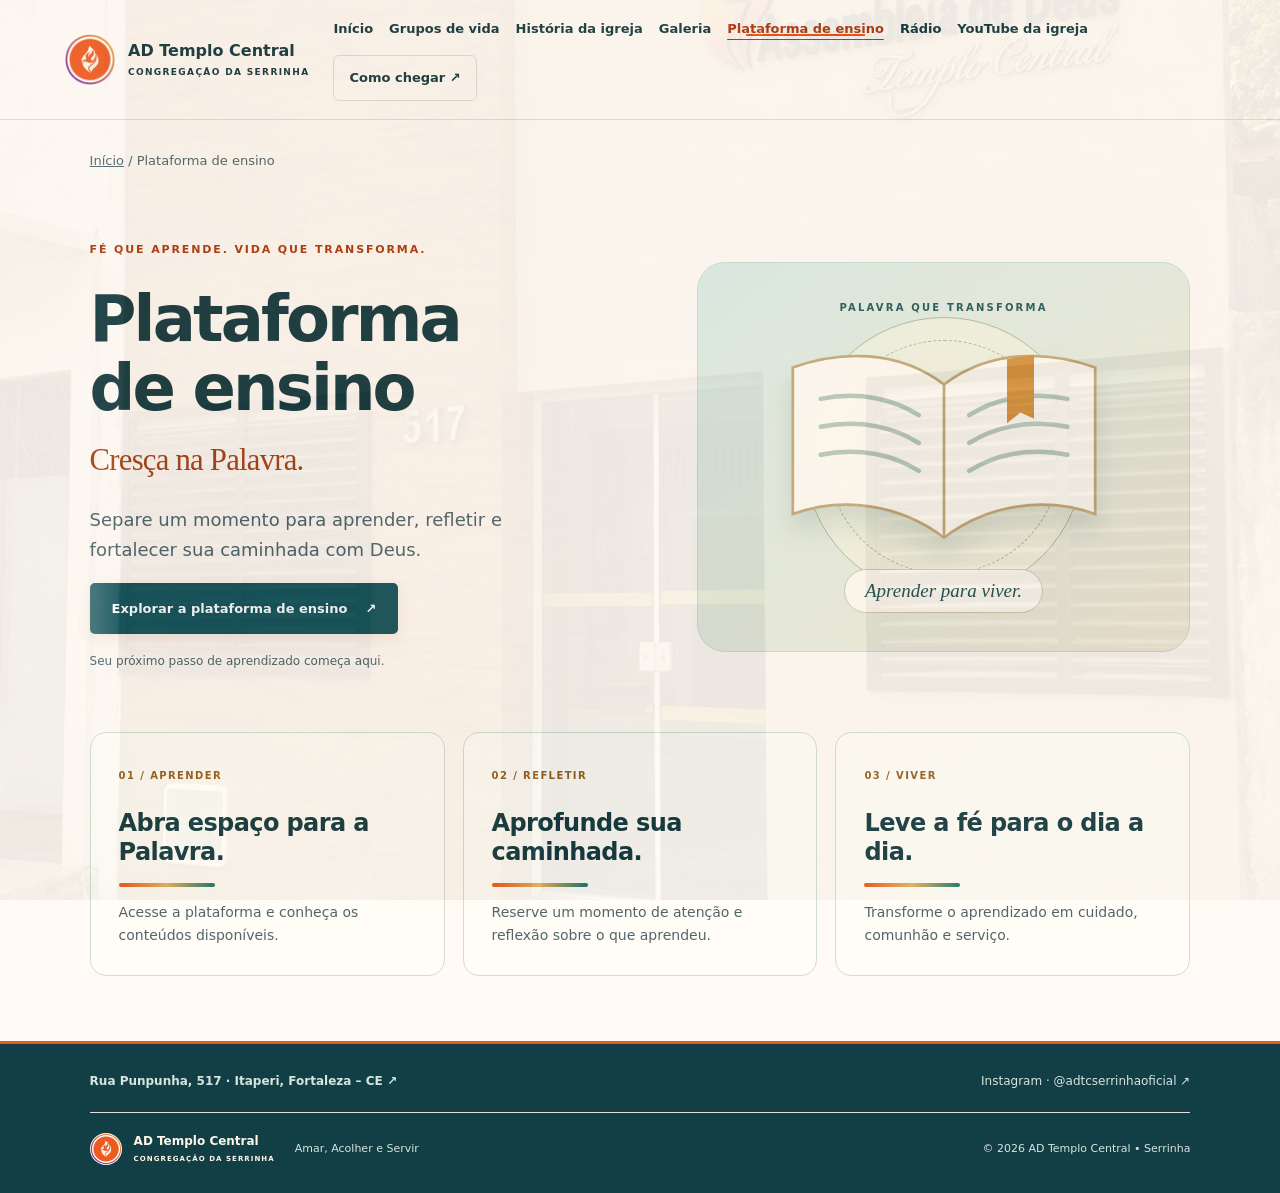
<file: html/plataforma-de-ensino.html>
<!doctype html>
<html lang="pt-BR">
<head>
  <meta charset="utf-8">
  <meta name="viewport" content="width=device-width, initial-scale=1">
  <meta name="theme-color" content="#ee571b">
  <meta name="description" content="Conheça a Assembleia de Deus Templo Central, Congregação da Serrinha, em Fortaleza. Programação, grupos de vida e localização.">
  <title>Plataforma de ensino | AD Templo Central Serrinha</title>
  <link rel="icon" href="../imagens/imagem-1.jpg" type="image/jpeg">
  


<link rel="stylesheet" href="../css/style.css">
<script src="../js/script.js" defer></script>
</head>
<body class="inner-page"><a class="skip" href="#conteudo">Pular para o conteúdo</a><header class="header">
    <a class="brand" href="index.html" aria-label="AD Templo Central Serrinha — início"><img src="../imagens/imagem-1.jpg" width="52" height="52" alt=""><span>AD Templo Central<small>CONGREGAÇÃO DA SERRINHA</small></span></a>
    <button class="menu-button" hidden aria-expanded="false" aria-controls="menu">Menu <span aria-hidden="true">☰</span></button>
    <nav id="menu" aria-label="Navegação principal"><a href="index.html">Início</a><a href="grupos-de-vida.html">Grupos de vida</a><a href="historia-da-igreja.html">História da igreja</a><a href="galeria.html">Galeria</a><a href="plataforma-de-ensino.html" aria-current="page" class="active">Plataforma de ensino</a><a href="radio.html">Rádio</a><a class="nav-youtube" href="youtube.html">YouTube da igreja</a><a class="nav-visit" href="#localizacao">Como chegar ↗</a></nav>
  </header><main id="conteudo"><div class="breadcrumb"><a href="index.html">Início</a><span aria-hidden="true"> / </span><span>Plataforma de ensino</span></div><section class="section feature-page learning-page" id="ensino" aria-labelledby="ensino-titulo"><div class="feature-layout"><div class="feature-copy"><p class="eyebrow">FÉ QUE APRENDE. VIDA QUE TRANSFORMA.</p><h1 id="ensino-titulo">Plataforma<br>de ensino<span class="feature-accent">Cresça na Palavra.</span></h1><p class="intro">Separe um momento para aprender, refletir e fortalecer sua caminhada com Deus.</p><a class="button learning-cta" href="https://eadtc.eadplataforma.app/" target="_blank" rel="noopener noreferrer">Explorar a plataforma de ensino <span aria-hidden="true">↗</span><span class="sr-only"> (abre em nova aba)</span></a><p class="feature-note">Seu próximo passo de aprendizado começa aqui.</p></div><div class="learning-art" aria-hidden="true"><span class="art-kicker">PALAVRA QUE TRANSFORMA</span><div class="book-halo"></div><svg class="open-book" viewBox="0 0 400 280" fill="none"><path d="M200 75C148 35 83 38 32 56V219C88 199 151 208 200 245C249 208 312 199 368 219V56C317 38 252 35 200 75Z" fill="#fffaf0" stroke="#c5aa77" stroke-width="3"/><path d="M200 75V245" stroke="#c5aa77" stroke-width="3"/><path d="M63 91C107 82 145 92 172 109M63 122C107 113 145 123 172 140M63 153C107 144 145 154 172 171M228 109C255 92 293 82 337 91M228 140C255 123 293 113 337 122M228 171C255 154 293 144 337 153" stroke="#b9c9bb" stroke-width="5" stroke-linecap="round"/><path d="M270 47V118L285 106L300 113V42" fill="#d99540"/></svg><span class="floating-tag">Aprender para viver.</span></div></div><div class="journey-grid"><article class="journey-card"><span class="step-number">01 / APRENDER</span><h2>Abra espaço para a Palavra.</h2><p>Acesse a plataforma e conheça os conteúdos disponíveis.</p></article><article class="journey-card"><span class="step-number">02 / REFLETIR</span><h2>Aprofunde sua caminhada.</h2><p>Reserve um momento de atenção e reflexão sobre o que aprendeu.</p></article><article class="journey-card"><span class="step-number">03 / VIVER</span><h2>Leve a fé para o dia a dia.</h2><p>Transforme o aprendizado em cuidado, comunhão e serviço.</p></article></div></section></main><footer class="internal-footer"><div class="footer-contact" id="localizacao"><address><a href="https://www.google.com/maps/search/?api=1&amp;query=Rua%20Punpunha%2C%20517%2C%20Itaperi%2C%20Fortaleza%2C%20Cear%C3%A1" target="_blank" rel="noopener noreferrer">Rua Punpunha, 517 · Itaperi, Fortaleza – CE ↗</a></address><a href="https://www.instagram.com/adtcserrinhaoficial/" target="_blank" rel="noopener noreferrer">Instagram · @adtcserrinhaoficial ↗</a></div><a class="brand" href="index.html"><img src="../imagens/imagem-1.jpg" width="44" height="44" loading="lazy" alt=""><span>AD Templo Central<small>CONGREGAÇÃO DA SERRINHA</small></span></a><p>Amar, Acolher e Servir</p><small>© <span id="ano">2026</span> AD Templo Central • Serrinha</small></footer><dialog id="lightbox" aria-label="Visualização da foto"><button class="close-dialog" aria-label="Fechar foto">Fechar ×</button><img id="foto-ampliada" alt=""><p id="legenda"></p></dialog></body></html>
</file>
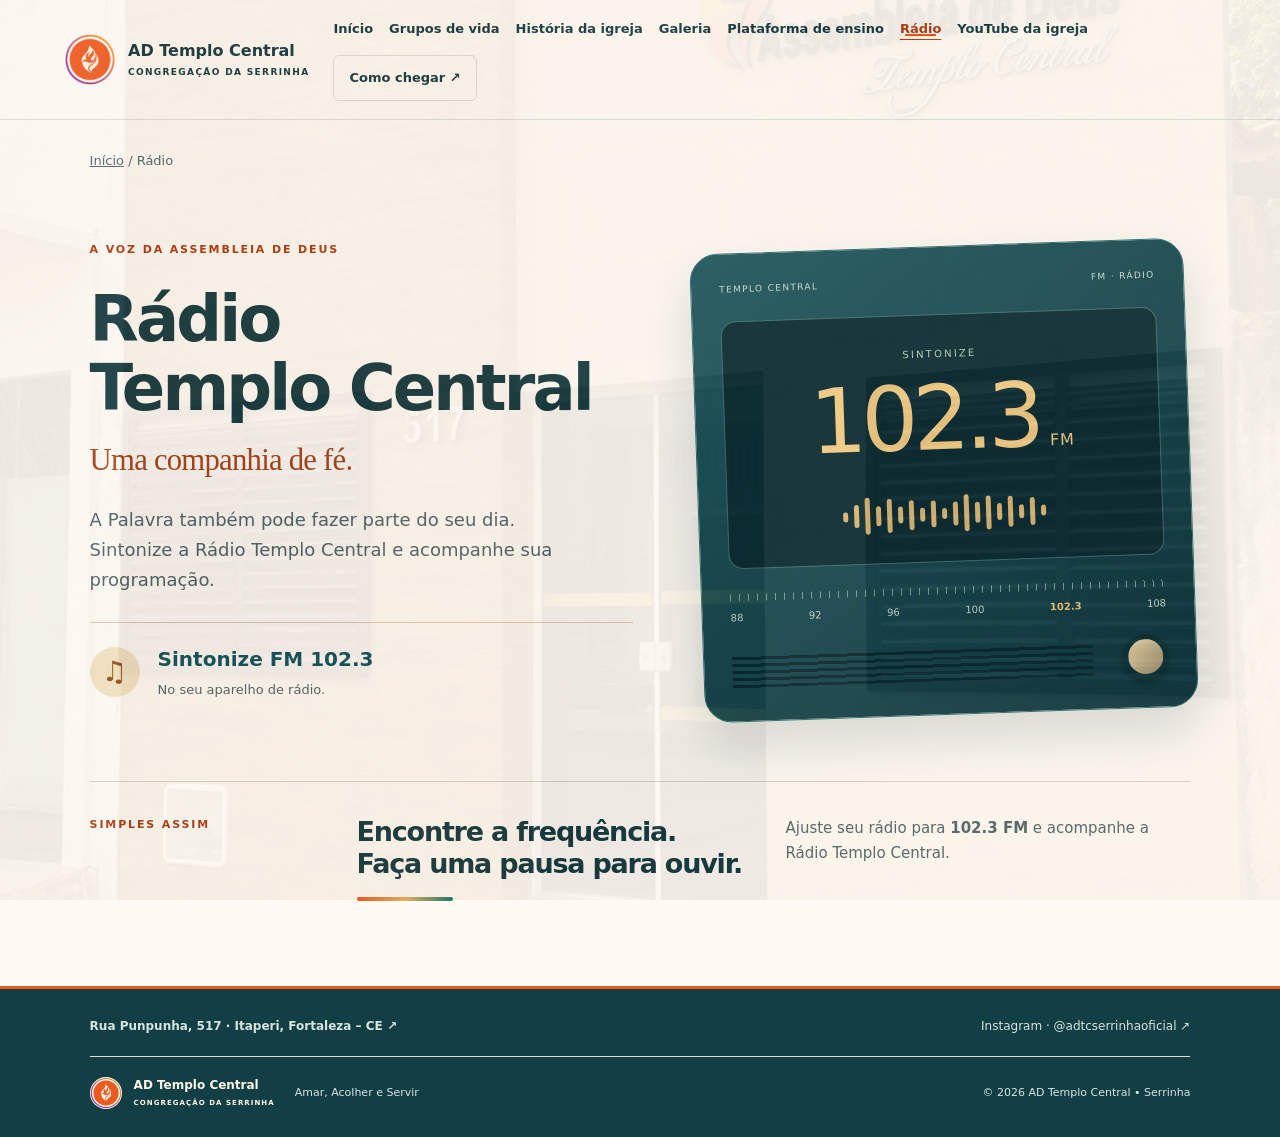
<file: html/radio.html>
<!doctype html>
<html lang="pt-BR">
<head>
  <meta charset="utf-8">
  <meta name="viewport" content="width=device-width, initial-scale=1">
  <meta name="theme-color" content="#ee571b">
  <meta name="description" content="Conheça a Assembleia de Deus Templo Central, Congregação da Serrinha, em Fortaleza. Programação, grupos de vida e localização.">
  <title>Rádio | AD Templo Central Serrinha</title>
  <link rel="icon" href="../imagens/imagem-1.jpg" type="image/jpeg">
  


<link rel="stylesheet" href="../css/style.css">
<script src="../js/script.js" defer></script>
</head>
<body class="inner-page"><a class="skip" href="#conteudo">Pular para o conteúdo</a><header class="header">
    <a class="brand" href="index.html" aria-label="AD Templo Central Serrinha — início"><img src="../imagens/imagem-1.jpg" width="52" height="52" alt=""><span>AD Templo Central<small>CONGREGAÇÃO DA SERRINHA</small></span></a>
    <button class="menu-button" hidden aria-expanded="false" aria-controls="menu">Menu <span aria-hidden="true">☰</span></button>
    <nav id="menu" aria-label="Navegação principal"><a href="index.html">Início</a><a href="grupos-de-vida.html">Grupos de vida</a><a href="historia-da-igreja.html">História da igreja</a><a href="galeria.html">Galeria</a><a href="plataforma-de-ensino.html">Plataforma de ensino</a><a href="radio.html" aria-current="page" class="active">Rádio</a><a class="nav-youtube" href="youtube.html">YouTube da igreja</a><a class="nav-visit" href="#localizacao">Como chegar ↗</a></nav>
  </header><main id="conteudo"><div class="breadcrumb"><a href="index.html">Início</a><span aria-hidden="true"> / </span><span>Rádio</span></div><section class="section feature-page radio-page" id="radio" aria-labelledby="radio-titulo"><div class="feature-layout"><div class="feature-copy"><p class="eyebrow">A VOZ DA ASSEMBLEIA DE DEUS</p><h1 id="radio-titulo">Rádio<br>Templo Central<span class="feature-accent">Uma companhia de fé.</span></h1><p class="intro">A Palavra também pode fazer parte do seu dia. Sintonize a Rádio Templo Central e acompanhe sua programação.</p><div class="tune-callout"><span class="tune-icon" aria-hidden="true">♫</span><div><strong>Sintonize FM 102.3</strong><p>No seu aparelho de rádio.</p></div></div></div><div class="radio-device" aria-label="Frequência da Rádio Templo Central: FM 102.3"><div class="device-top"><span>TEMPLO CENTRAL</span><span>FM · RÁDIO</span></div><div class="frequency-display"><span>SINTONIZE</span><strong>102.3<small>FM</small></strong><div class="sound-bars" aria-hidden="true"><i style="--bar:0;--height:22%"></i><i style="--bar:1;--height:51%"></i><i style="--bar:2;--height:80%"></i><i style="--bar:3;--height:44%"></i><i style="--bar:4;--height:73%"></i><i style="--bar:5;--height:37%"></i><i style="--bar:6;--height:66%"></i><i style="--bar:7;--height:30%"></i><i style="--bar:8;--height:59%"></i><i style="--bar:9;--height:23%"></i><i style="--bar:10;--height:52%"></i><i style="--bar:11;--height:81%"></i><i style="--bar:12;--height:45%"></i><i style="--bar:13;--height:74%"></i><i style="--bar:14;--height:38%"></i><i style="--bar:15;--height:67%"></i><i style="--bar:16;--height:31%"></i><i style="--bar:17;--height:60%"></i><i style="--bar:18;--height:24%"></i></div></div><div class="radio-dial" aria-hidden="true"><span>88</span><span>92</span><span>96</span><span>100</span><span class="dial-current">102.3</span><span>108</span></div><div class="device-bottom" aria-hidden="true"><div class="speaker-lines"></div><div class="radio-knob"></div></div></div></div><div class="radio-bottom"><span class="eyebrow">SIMPLES ASSIM</span><h2>Encontre a frequência.<br>Faça uma pausa para ouvir.</h2><p>Ajuste seu rádio para <strong>102.3 FM</strong> e acompanhe a Rádio Templo Central.</p></div></section></main><footer class="internal-footer"><div class="footer-contact" id="localizacao"><address><a href="https://www.google.com/maps/search/?api=1&amp;query=Rua%20Punpunha%2C%20517%2C%20Itaperi%2C%20Fortaleza%2C%20Cear%C3%A1" target="_blank" rel="noopener noreferrer">Rua Punpunha, 517 · Itaperi, Fortaleza – CE ↗</a></address><a href="https://www.instagram.com/adtcserrinhaoficial/" target="_blank" rel="noopener noreferrer">Instagram · @adtcserrinhaoficial ↗</a></div><a class="brand" href="index.html"><img src="../imagens/imagem-1.jpg" width="44" height="44" loading="lazy" alt=""><span>AD Templo Central<small>CONGREGAÇÃO DA SERRINHA</small></span></a><p>Amar, Acolher e Servir</p><small>© <span id="ano">2026</span> AD Templo Central • Serrinha</small></footer><dialog id="lightbox" aria-label="Visualização da foto"><button class="close-dialog" aria-label="Fechar foto">Fechar ×</button><img id="foto-ampliada" alt=""><p id="legenda"></p></dialog></body></html>
</file>
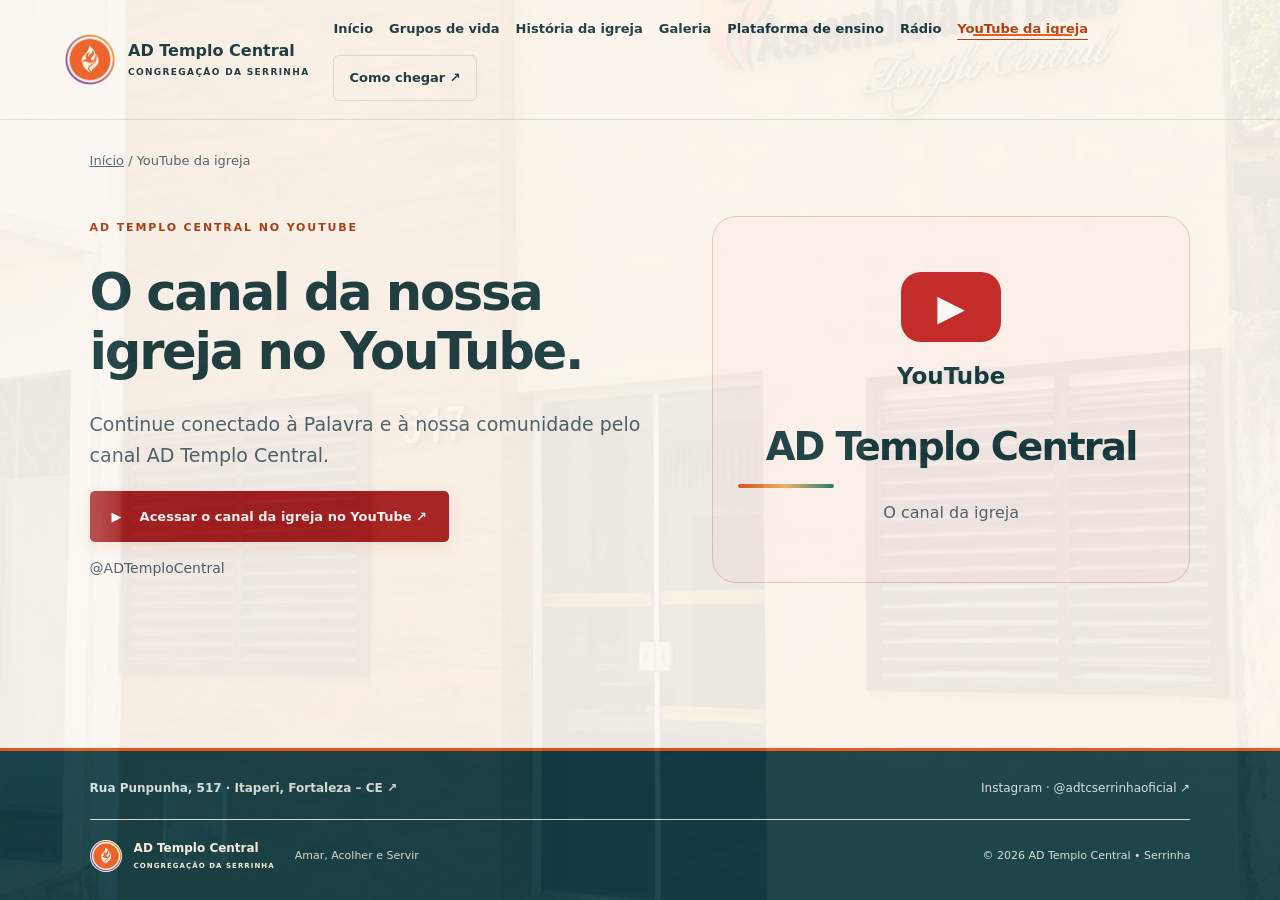
<file: html/youtube.html>
<!doctype html>
<html lang="pt-BR">
<head>
  <meta charset="utf-8">
  <meta name="viewport" content="width=device-width, initial-scale=1">
  <meta name="theme-color" content="#ee571b">
  <meta name="description" content="Conheça a Assembleia de Deus Templo Central, Congregação da Serrinha, em Fortaleza. Programação, grupos de vida e localização.">
  <title>YouTube da igreja | AD Templo Central Serrinha</title>
  <link rel="icon" href="../imagens/imagem-1.jpg" type="image/jpeg">
  


<link rel="stylesheet" href="../css/style.css">
<script src="../js/script.js" defer></script>
</head>
<body class="inner-page"><a class="skip" href="#conteudo">Pular para o conteúdo</a><header class="header">
    <a class="brand" href="index.html" aria-label="AD Templo Central Serrinha — início"><img src="../imagens/imagem-1.jpg" width="52" height="52" alt=""><span>AD Templo Central<small>CONGREGAÇÃO DA SERRINHA</small></span></a>
    <button class="menu-button" hidden aria-expanded="false" aria-controls="menu">Menu <span aria-hidden="true">☰</span></button>
    <nav id="menu" aria-label="Navegação principal"><a href="index.html">Início</a><a href="grupos-de-vida.html">Grupos de vida</a><a href="historia-da-igreja.html">História da igreja</a><a href="galeria.html">Galeria</a><a href="plataforma-de-ensino.html">Plataforma de ensino</a><a href="radio.html">Rádio</a><a class="nav-youtube active" href="youtube.html" aria-current="page">YouTube da igreja</a><a class="nav-visit" href="#localizacao">Como chegar ↗</a></nav>
  </header><main id="conteudo"><div class="breadcrumb"><a href="index.html">Início</a><span aria-hidden="true"> / </span><span>YouTube da igreja</span></div><section class="section youtube-page" aria-labelledby="youtube-titulo"><div class="youtube-copy"><p class="eyebrow">AD TEMPLO CENTRAL NO YOUTUBE</p><h1 id="youtube-titulo">O canal da nossa igreja no YouTube.</h1><p class="intro">Continue conectado à Palavra e à nossa comunidade pelo canal AD Templo Central.</p><a class="button youtube-button" href="https://www.youtube.com/@ADTemploCentral" target="_blank" rel="noopener noreferrer"><span aria-hidden="true">▶</span> Acessar o canal da igreja no YouTube ↗<span class="sr-only"> (abre em nova aba)</span></a><p class="youtube-handle">@ADTemploCentral</p></div><div class="youtube-identity"><span class="youtube-play" aria-hidden="true">▶</span><p>YouTube</p><h2>AD Templo Central</h2><span>O canal da igreja</span></div></section></main><footer class="internal-footer"><div class="footer-contact" id="localizacao"><address><a href="https://www.google.com/maps/search/?api=1&amp;query=Rua%20Punpunha%2C%20517%2C%20Itaperi%2C%20Fortaleza%2C%20Cear%C3%A1" target="_blank" rel="noopener noreferrer">Rua Punpunha, 517 · Itaperi, Fortaleza – CE ↗</a></address><a href="https://www.instagram.com/adtcserrinhaoficial/" target="_blank" rel="noopener noreferrer">Instagram · @adtcserrinhaoficial ↗</a></div><a class="brand" href="index.html"><img src="../imagens/imagem-1.jpg" width="44" height="44" loading="lazy" alt=""><span>AD Templo Central<small>CONGREGAÇÃO DA SERRINHA</small></span></a><p>Amar, Acolher e Servir</p><small>© <span id="ano">2026</span> AD Templo Central • Serrinha</small></footer><dialog id="lightbox" aria-label="Visualização da foto"><button class="close-dialog" aria-label="Fechar foto">Fechar ×</button><img id="foto-ampliada" alt=""><p id="legenda"></p></dialog></body></html>
</file>
<file: css/style.css>
:root{--orange:#ee571b;--ink:#292720;--cream:#fbf8f2;--muted:#68645c;--line:#e4ddd2}*{box-sizing:border-box}html{scroll-behavior:smooth;scroll-padding-top:100px}body{margin:0;background:var(--cream);color:var(--ink);font:16px/1.65 system-ui,-apple-system,BlinkMacSystemFont,"Segoe UI",sans-serif}a{color:inherit}button{font:inherit}img{max-width:100%;height:auto}a,button{-webkit-tap-highlight-color:transparent}a:focus-visible,button:focus-visible{outline:3px solid #8d2f90;outline-offset:5px}h1,h2,h3,h4,p{margin-top:0}h1,h2,h4{line-height:1.1;letter-spacing:-.045em}h2{font-size:clamp(2.2rem,4vw,3.4rem);font-weight:650;margin-bottom:20px}section{scroll-margin-top:20px}.header{position:sticky;top:0;z-index:10;display:flex;align-items:center;justify-content:space-between;padding:18px max(5vw,24px);background:#fbf8f2f5;border-bottom:1px solid var(--line);gap:24px}.brand{display:flex;gap:12px;align-items:center;text-decoration:none;font-weight:750;line-height:1.25;flex-shrink:0}.brand img{border-radius:50%}.brand small{display:block;font-size:9px;letter-spacing:.15em;margin-top:6px}nav{display:flex;gap:25px;align-items:center;font-size:13px;font-weight:600}nav a{text-decoration:none}nav a:hover{color:#a7380d}.nav-visit{border:1px solid var(--line);border-radius:6px;padding:11px 15px}.hero{display:grid;grid-template-columns:1.2fr 1fr;min-height:660px;align-items:center;padding:80px max(7vw,24px);gap:30px;overflow:hidden}.eyebrow{font-size:11px;font-weight:750;letter-spacing:.17em;color:#a83a12;margin-bottom:26px}h1{font-size:clamp(2.8rem,4.6vw,4.8rem);font-weight:650;margin-bottom:28px}h1 span{display:block;font-size:.48em;letter-spacing:-.03em;color:#b43e10;margin-top:20px}.intro{font-size:19px;color:var(--muted)}.actions{display:flex;gap:28px;align-items:center;flex-wrap:wrap;margin-top:32px}.button{display:inline-flex;align-items:center;justify-content:center;gap:18px;background:#b83d0e;color:white;text-decoration:none;padding:15px 22px;border-radius:5px;font-size:13px;font-weight:650;transition:background .2s}.button:hover{background:#933008}.text-link{font-size:13px;font-weight:650;text-underline-offset:5px}.hero-address{font-size:9px;font-weight:650;letter-spacing:.13em;margin:45px 0 0;color:var(--muted)}.hero-address span{padding:0 10px}.hero-art{position:relative;display:flex;flex-direction:column;align-items:center;justify-content:center;min-height:420px}.hero-art>img{position:relative;width:min(330px,80%);border-radius:50%;box-shadow:0 28px 65px #b95a2320}.orbit{position:absolute;width:460px;height:460px;border:1px solid #edc4a6;border-radius:50%;background:radial-gradient(circle,#f6d7b8 0,transparent 69%)}.orbit:after{content:"";position:absolute;inset:26px;border:1px solid #edc4a6;border-radius:50%}.art-caption{position:relative;margin-top:35px;font-family:Georgia,serif;font-style:italic;font-size:25px}.welcome-strip{display:flex;gap:25px;justify-content:space-between;align-items:center;padding:23px 7vw;background:var(--ink);color:#fff8ed;font-size:13px}.welcome-strip a{color:#ffb487;text-underline-offset:5px}.section{padding:85px max(7vw,24px);max-width:1500px;margin:auto}.section-heading{display:flex;justify-content:space-between;align-items:end;gap:25px;margin-bottom:34px}.section-heading .eyebrow{margin-bottom:15px}.section-heading>p{font-size:14px;color:var(--muted)}.schedule-wrap{overflow-x:auto;border-top:2px solid var(--ink)}table{width:100%;border-collapse:collapse;text-align:left;min-width:480px}caption{text-align:left;padding:18px 0;color:var(--muted);font-size:13px}th,td{padding:20px;border-bottom:1px solid var(--line)}thead{font-size:11px;text-transform:uppercase;letter-spacing:.1em;color:var(--muted)}tbody th{font-weight:600}td{font-size:14px}.note{font-size:12px;color:var(--muted);margin-top:18px}.groups{background:#f1ece3;max-width:none}.group-label{display:flex;justify-content:space-between;align-items:center;font-weight:600;font-size:16px;margin:30px 0 16px}.group-label span{font-size:10px;color:var(--muted);letter-spacing:.15em}.group-grid{display:grid;grid-template-columns:1fr 1fr;gap:20px}.group-card{position:relative;padding:35px;background:#b83d0e;color:white;border-radius:5px;min-height:240px}.card-number{position:absolute;right:28px;top:22px;font-size:12px;opacity:.75}.group-card h4{font-size:32px;margin:20px 0}.group-card p{font-size:14px;max-width:350px}.group-card a{font-size:12px;font-weight:650;text-underline-offset:5px}.dark{background:var(--ink)}.pale{background:#fffaf3;color:var(--ink);border:1px solid #e1d7c9}.history{display:grid;grid-template-columns:1fr 1fr;align-items:center;gap:9vw}.history-symbol{background:#f2e8d9;min-height:400px;display:flex;align-items:center;justify-content:center;flex-direction:column;border-radius:180px 180px 5px 5px}.history-symbol img{border-radius:50%;width:180px}.history-symbol span{font:italic 22px Georgia,serif;margin-top:35px}.history .large-copy{font:26px/1.4 Georgia,serif}.history p:not(.eyebrow):not(.large-copy){color:var(--muted);font-size:15px}.gallery{display:grid;grid-template-columns:repeat(4,1fr);gap:16px}.photo-placeholder{aspect-ratio:4/5;border:1px dashed #c9b9a3;background:linear-gradient(145deg,#f0e6d7,#faf5ed);display:flex;align-items:center;justify-content:center;flex-direction:column;text-align:center;padding:20px;border-radius:5px}.photo-placeholder:nth-child(even){background:#eee9e0}.photo-placeholder>span{font-size:35px;color:#a4653b;font-weight:200;margin-bottom:35px}.photo-placeholder strong{font:20px Georgia,serif}.photo-placeholder small{font-size:11px;color:var(--muted);margin-top:10px}.gallery button{padding:0;border:0;background:transparent;cursor:zoom-in;text-align:left}.gallery button img{width:100%;aspect-ratio:4/5;object-fit:cover;border-radius:5px;display:block}.gallery button span{display:block;margin-top:8px;font-size:13px}.youtube{background:#b83d0e;color:white;padding:55px 7vw;display:flex;justify-content:space-between;align-items:center;gap:30px}.youtube .eyebrow{color:#ffe0c6;margin-bottom:15px}.youtube h2{margin-bottom:15px}.youtube p{margin-bottom:0}.white{background:#fff8ef;color:#8c2d09}.white:hover{background:#ffe6d4}.location{display:grid;grid-template-columns:1fr 1.2fr;gap:6vw;align-items:center}address{font-style:normal;font-size:20px;font-weight:550;margin:25px 0}.map-box{border:1px solid var(--line);background:#eee8dc;border-radius:6px;overflow:hidden}.map-box iframe{width:100%;height:360px;border:0;display:block}.map-link{display:block;padding:14px 20px;background:#fff;font-size:13px;font-weight:650}footer{border-top:1px solid var(--line);padding:30px 7vw;display:flex;justify-content:space-between;align-items:center;gap:25px}footer p,footer>small{font-size:11px;color:var(--muted);margin:0}.menu-button{background:transparent;border:1px solid var(--line);padding:8px 12px;border-radius:5px;font-size:13px}.skip{position:fixed;top:-80px;left:20px;z-index:100;background:white;padding:12px}.skip:focus{top:12px}.sr-only{position:absolute;width:1px;height:1px;padding:0;margin:-1px;overflow:hidden;clip:rect(0,0,0,0);white-space:nowrap;border:0}dialog{max-width:min(90vw,1000px);max-height:90vh;border:0;border-radius:8px;padding:20px;background:var(--cream)}dialog::backdrop{background:#17130ee6}dialog img{display:block;max-height:70vh;margin:auto;object-fit:contain}.close-dialog{display:block;margin:0 0 15px auto;cursor:pointer;padding:8px 16px;background:var(--ink);color:white;border:0;border-radius:4px}dialog p{text-align:center;margin:15px 0 0}@media(min-width:1600px){.hero{padding-left:calc((100vw - 1276px)/2);padding-right:calc((100vw - 1276px)/2)}}@media(max-width:1050px){nav{gap:14px;font-size:12px}.header{padding:15px 24px}.brand{font-size:14px}.hero{min-height:580px}.orbit{width:350px;height:350px}.gallery{grid-template-columns:repeat(2,1fr)}footer{flex-wrap:wrap}}@media(max-width:780px){html{scroll-padding-top:85px}.header{flex-wrap:wrap;gap:12px}.brand img{width:42px}.menu-button:not([hidden]){display:block}nav{width:100%;flex-wrap:wrap;gap:0}nav a{padding:12px;flex:1 1 45%}nav[data-enhanced="true"]{display:none}nav[data-enhanced="true"].open{display:flex}.hero{grid-template-columns:1fr;padding-top:50px;padding-bottom:45px;gap:15px}.hero-art{min-height:325px;order:2}.hero-art>img{width:220px}.orbit{width:300px;height:300px}.art-caption{font-size:21px;margin-top:25px}h1{font-size:clamp(2.5rem,8vw,3.8rem)}.hero-address{margin-top:28px}.welcome-strip{flex-direction:column;align-items:flex-start;gap:8px;padding:22px 24px}.section{padding:55px 24px}.section-heading{display:block;margin-bottom:25px}.section-heading>p{margin-top:15px}.group-grid,.history,.location{grid-template-columns:1fr;gap:20px}.group-card{padding:28px}.history-symbol{min-height:290px;margin-bottom:20px}.history-symbol img{width:140px}.history-symbol span{margin-top:20px}.youtube{padding:40px 24px;display:block}.youtube .button{margin-top:25px}footer{padding:30px 24px;display:block}footer>p{margin:20px 0 8px}.map-box iframe{height:310px}}@media(max-width:420px){.gallery{grid-template-columns:1fr 1fr;gap:10px}.photo-placeholder{padding:12px}.photo-placeholder strong{font-size:17px}.photo-placeholder>span{margin-bottom:18px}.actions{gap:20px}.button{padding:14px 17px}.brand small{font-size:8px}}@media(prefers-reduced-motion:reduce){html{scroll-behavior:auto}*{transition:none!important}}

/* Ensino e rádio */
.education{display:flex;align-items:center;justify-content:space-between;gap:35px;border-bottom:1px solid var(--line)}.education>div{max-width:650px}.education .button{flex-shrink:0}.radio{background:#f1ece3;max-width:none}.frequency{font-size:25px;font-weight:700;color:#a83a12;margin-bottom:0}.radio-listening{border-left:3px solid #b83d0e;padding:12px 20px;max-width:300px}.radio-listening p{font-size:13px;color:var(--muted);margin:5px 0 0}.radio tbody td:first-child{white-space:nowrap;font-variant-numeric:tabular-nums}.header nav{gap:16px}@media(max-width:1200px) and (min-width:781px){.header{flex-wrap:wrap}.header nav{width:100%;justify-content:space-between}}@media(max-width:780px){.education{display:block}.education .button{margin-top:15px}.radio-listening{margin-top:24px}.header nav{gap:0}}

/* Leitura e navegação em telas pequenas */
.mobile-schedule{display:none}
@media(max-width:780px){
 html{scroll-padding-top:88px}
 body{font-size:16px;line-height:1.65}
 .header{padding:12px 16px;gap:8px;justify-content:space-between}
 .header .brand{gap:8px;font-size:13px;min-width:0;flex-shrink:1}
 .header .brand small{font-size:8px;letter-spacing:.07em}
 .header .brand img{width:38px;height:38px;flex-shrink:0}
 .menu-button{min-height:44px;min-width:68px;padding:8px 10px}
 .header nav[data-enhanced="true"].open{display:grid;grid-template-columns:1fr 1fr;max-height:calc(100dvh - 85px);overflow:auto;padding:8px 0;gap:6px}
 .header nav a{display:flex;align-items:center;min-height:48px;font-size:14px;padding:12px;border-radius:6px;background:#f1ece3}
 .header nav .nav-visit{grid-column:1/-1;background:#b83d0e;color:white;justify-content:center}
 .hero{padding:34px 20px 30px;min-height:0;gap:20px}
 h1{font-size:clamp(2rem,8.6vw,3.2rem);line-height:1.13;margin-bottom:20px}
 h1 span{font-size:.57em;line-height:1.3;margin-top:15px}
 h2{font-size:clamp(1.85rem,7.5vw,2.5rem);line-height:1.15;overflow-wrap:break-word}
 .eyebrow{font-size:11px;letter-spacing:.1em;margin-bottom:18px}
 .intro{font-size:17px;line-height:1.6}
 .hero-address{font-size:10px;line-height:1.8;margin-top:22px;letter-spacing:.05em}
 .hero-address span{padding:0 5px}
 .actions{display:grid;gap:8px;margin-top:22px}
 .button{font-size:15px;min-height:50px;padding:14px 18px;border-radius:8px;text-align:center;white-space:normal}
 .text-link{display:inline-flex;align-items:center;min-height:44px;font-size:14px}
 .actions .text-link{justify-content:center}
 .hero-art{min-height:240px}
 .hero-art>img{width:165px}
 .orbit{width:230px;height:230px}
 .art-caption{font-size:20px;margin-top:20px}
 .welcome-strip{padding:22px 20px;font-size:14px}
 .welcome-strip a{display:inline-flex;align-items:center;min-height:44px}
 .section{padding:42px 20px}
 .section-heading>p,.history p:not(.eyebrow):not(.large-copy),.group-card p{font-size:16px}
 .section-heading>p br{display:none}
 .group-card{padding:25px;min-height:0;border-radius:10px}
 .group-card h4{font-size:29px;line-height:1.2}
 .group-card a{display:inline-flex;align-items:center;min-height:44px;font-size:14px}
 .group-label{font-size:18px;margin-top:28px}
 .history-symbol{min-height:230px;border-radius:110px 110px 10px 10px}
 .history-symbol img{width:110px}
 .history-symbol span{font-size:20px}
 .gallery{gap:12px}
 .photo-placeholder{aspect-ratio:auto;min-height:180px;padding:15px 10px}
 .photo-placeholder strong{font-size:18px;line-height:1.35}
 .photo-placeholder small{font-size:12px}
 .photo-placeholder>span{margin-bottom:16px}
 .youtube{padding:35px 20px}
 .youtube .button,.education .button,.location .button{width:100%}
 .radio-listening{max-width:none;padding:12px 16px}
 .radio-listening p,.note{font-size:13px}
 .mobile-schedule{display:grid;gap:12px;list-style:none;padding:0;margin:18px 0 0}
 .mobile-schedule li{background:#fffdf8;border:1px solid var(--line);border-radius:10px;padding:18px;min-width:0}
 .mobile-schedule h3{font-size:17px;line-height:1.4;letter-spacing:0;margin:0 0 10px}
 .mobile-schedule p{display:flex;flex-wrap:wrap;align-items:center;gap:8px 14px;margin:0;font-size:14px;color:var(--muted)}
 .mobile-schedule .schedule-time{display:inline-block;padding:4px 10px;border-radius:5px;background:#fbe8dd;color:#933008;font-weight:700;font-variant-numeric:tabular-nums}
 .schedule-wrap.has-mobile-list{border-top:0;overflow:visible}
 .has-mobile-list>table{display:none}
 .map-box{min-width:0;border-radius:10px}
 .map-box iframe{height:280px}
 .map-link{font-size:14px;min-height:48px}
 address{font-size:18px}
 footer{padding:28px 20px}
 footer p,footer>small{font-size:12px}
 dialog{max-width:calc(100vw - 24px);padding:12px}
 .close-dialog{min-height:44px}
}
@media(max-width:350px){.header .brand{font-size:12px}.header .brand small{font-size:7px}.header .brand img{width:32px;height:32px}.hero,.section{padding-left:16px;padding-right:16px}.gallery{grid-template-columns:1fr}.photo-placeholder{min-height:160px}.hero-address span{display:none}.hero-address{max-width:240px}}

.gallery{grid-template-columns:repeat(2,minmax(0,1fr))}
.gallery button{min-width:0}
.gallery button img{aspect-ratio:16/9;object-fit:contain;height:auto}
@media(max-width:780px){.gallery{grid-template-columns:1fr}}
.church-history{max-width:860px;margin:auto}
.church-history p{margin:0 0 20px;line-height:1.8}
.church-history h2{margin-bottom:30px}
.church-social{padding:40px max(7vw,24px);border-top:1px solid var(--line);display:flex;align-items:center;justify-content:space-between;gap:28px;flex-wrap:wrap}
.church-signature{margin:0;max-width:460px;min-width:0}
.church-signature img{display:block;width:100%;height:auto;border-radius:5px}
.church-signature figcaption{font-size:18px;font-weight:650;margin-top:10px;overflow-wrap:anywhere}
.instagram-link{display:inline-flex;align-items:center;gap:12px;min-height:48px;text-decoration:none;padding:12px 0}
.instagram-link svg{width:24px;height:24px;flex-shrink:0}
.instagram-link span{overflow-wrap:anywhere}
.instagram-link small{display:block;color:var(--muted);font-size:13px}
.instagram-link:hover{color:#a7380d}
@media(max-width:780px){.church-social{padding:30px 20px}.church-signature{max-width:100%}}
.church-video{display:block;width:100%;max-height:80vh;background:#000;border-radius:5px;margin:auto}
#history-dialog:not([open]){display:none!important}
#history-dialog[open]{display:block}
#history-dialog .church-history p{text-align:left;margin:0 0 20px}
/* Destaque do Instagram da congregação. */
.church-social .instagram-link{padding:20px 26px;border-radius:12px;background:linear-gradient(120deg,#9236a8,#bf2867,#b83d0e);color:#fff;font-size:clamp(16px,2.2vw,22px);font-weight:750;box-shadow:0 8px 24px #9236a825;max-width:100%;transition:filter .2s}
.church-social .instagram-link small{color:#fff;font-size:13px;font-weight:500;margin-bottom:3px}
.church-social .instagram-link svg{width:32px;height:32px}
.church-social .instagram-link:hover{color:#fff;filter:brightness(1.1)}
@media(max-width:480px){.church-social .instagram-link{padding:16px;gap:10px;width:100%;justify-content:center}}
/* História expansível na mesma página, sem depender de JavaScript. */
.history-details{margin-top:22px}
.history-details summary{cursor:pointer;width:fit-content;max-width:100%;padding:12px 18px;border:1px solid #b83d0e;border-radius:6px;color:#a7380d;font-size:16px;font-weight:650;list-style-position:inside}
.history-details summary:hover{background:#f4e6db}
.history-details summary:focus-visible{outline:3px solid #8d2f90;outline-offset:5px}
.history-details[open] summary{margin-bottom:26px}
.history-full p{margin:0 0 18px}
.church-social{display:flex;flex-direction:column;align-items:center;gap:24px}
/* Movimento suave e interações. */
@keyframes gentle-entry{from{opacity:.25;transform:translateY(20px)}to{opacity:1;transform:translateY(0)}}
@keyframes welcome-float{0%,100%{transform:translateY(0)}50%{transform:translateY(-12px)}}
@keyframes orbit-bloom{from{opacity:.2;transform:scale(.88)}to{opacity:1;transform:scale(1)}}
@keyframes social-glow{0%,100%{box-shadow:0 8px 24px #9236a825}50%{box-shadow:0 10px 36px #bf286752}}
.hero-copy{animation:gentle-entry .8s ease-out both}
.hero-art>img{animation:welcome-float 4s ease-in-out}
.orbit{animation:orbit-bloom 1.3s ease-out both}
.art-caption{animation:gentle-entry 1s ease-out both}
.motion-enter{animation:gentle-entry .7s cubic-bezier(.2,.7,.3,1) both}
.button,.group-card,.gallery button img,.history-details summary,.menu-button{transition:transform .25s ease,box-shadow .25s ease,background-color .25s ease}
.header{transition:box-shadow .25s ease}
.header.is-scrolled{box-shadow:0 5px 22px #29272012}
.header nav a{position:relative;transition:color .2s ease,background-color .2s ease}
.header nav a:not(.nav-visit)::after{content:"";position:absolute;bottom:3px;left:12%;right:12%;height:2px;background:var(--orange);transform:scaleX(0);transform-origin:left;transition:transform .25s ease}
.header nav a:hover::after,.header nav a:focus-visible::after{transform:scaleX(1)}
.church-social .instagram-link{transition:transform .25s ease,box-shadow .25s ease,filter .25s ease}
.church-social.motion-enter .instagram-link{animation:social-glow 3.5s ease-in-out}
.history-details[open] .history-full{animation:gentle-entry .4s ease-out}
@media(hover:hover) and (pointer:fine){
 .button:hover,.menu-button:hover,.history-details summary:hover{transform:translateY(-3px);box-shadow:0 7px 18px #29272018}
 .group-card:hover{transform:translateY(-5px);box-shadow:0 14px 28px #29272018}
 .gallery button:hover img{transform:translateY(-4px);box-shadow:0 10px 24px #29272022}
 .church-social .instagram-link:hover{transform:translateY(-4px);box-shadow:0 12px 30px #9236a840}
}
.button:active,.menu-button:active,.history-details summary:active{transform:scale(.98)}
@media(prefers-reduced-motion:reduce){
 html{scroll-behavior:auto}
 *,*::before,*::after{animation:none!important;transition:none!important}
 .button:hover,.menu-button:hover,.history-details summary:hover,.group-card:hover,.gallery button:hover img,.church-social .instagram-link:hover,.button:active,.menu-button:active,.history-details summary:active{transform:none}
}
/* Animações expressivas, com controle de movimento. */
@keyframes ambient-drift{0%,100%{transform:translate(-3%,-3%) scale(.95)}50%{transform:translate(5%,6%) scale(1.08)}}
@keyframes logo-hover{0%,100%{transform:translateY(0) rotate(-2deg)}50%{transform:translateY(-16px) rotate(2deg)}}
@keyframes orbit-turn{to{transform:rotate(360deg)}}
@keyframes button-shine{0%,65%{transform:translateX(-160%) skewX(-20deg)}100%{transform:translateX(420%) skewX(-20deg)}}
@keyframes instagram-colors{0%,100%{background-position:0% 50%}50%{background-position:100% 50%}}
@keyframes card-arrive{from{opacity:.2;transform:translateY(28px) scale(.96)}to{opacity:1;transform:translateY(0) scale(1)}}
.hero{position:relative;isolation:isolate;background:linear-gradient(125deg,#fffaf3,#f9eadb 65%,#fbeedc)}
.hero::before{content:"";position:absolute;inset:-12%;z-index:-1;pointer-events:none;background:radial-gradient(ellipse at 20% 25%,#ee571b20,transparent 42%),radial-gradient(ellipse at 80% 75%,#eaaa5940,transparent 40%);animation:ambient-drift 9s ease-in-out infinite}
.hero-art>img{animation:logo-hover 5s ease-in-out infinite}
.orbit{animation:orbit-turn 24s linear infinite;border-style:dashed}
.orbit::before{content:"";position:absolute;top:12%;left:12%;width:14px;height:14px;background:var(--orange);border-radius:50%;box-shadow:0 0 25px #ee571b70}
.button{position:relative;overflow:hidden;isolation:isolate}
.button::after{content:"";position:absolute;inset:-20% auto -20% -25%;width:35%;background:linear-gradient(90deg,transparent,#ffffff55,transparent);pointer-events:none;animation:button-shine 5s ease-in-out infinite}
.church-social .instagram-link{background-size:250% 250%;animation:instagram-colors 7s ease-in-out infinite}
.church-social.motion-enter .instagram-link{animation:instagram-colors 7s ease-in-out infinite,social-glow 3.5s ease-in-out 1}
.motion-enter .group-card,.motion-enter .gallery button{animation:card-arrive .7s ease-out both;animation-delay:var(--entry-delay,0ms)}
.motion-enter .section-heading h2{animation:gentle-entry .65s ease-out both}
.group-card{overflow:hidden}
.group-card::after{content:"";position:absolute;width:120px;height:120px;border:1px solid #ffffff40;border-radius:50%;right:-45px;bottom:-45px;pointer-events:none;transition:transform .4s ease}
@media(hover:hover) and (pointer:fine){.group-card:hover::after{transform:scale(1.7)}.gallery button:hover img{transform:translateY(-6px) scale(1.025)}}
@media(prefers-reduced-motion:reduce){html{scroll-behavior:auto}*,*::before,*::after{animation:none!important;transition:none!important}.hero-art>img,.gallery button:hover img{transform:none}}
/* Destaques visuais e conforto no celular. */
@keyframes warm-pulse{0%,100%{box-shadow:0 18px 45px #b95a2325}50%{box-shadow:0 24px 65px #ee571b50}}
@keyframes caption-sway{0%,100%{transform:translateY(0)}50%{transform:translateY(-5px)}}
@keyframes heading-reveal{from{opacity:.25;transform:translateX(-18px)}to{opacity:1;transform:translateX(0)}}
.hero-art>img{animation:logo-hover 5s ease-in-out infinite,warm-pulse 4s ease-in-out infinite}
.art-caption{animation:caption-sway 4.5s ease-in-out infinite}
.welcome-strip{background:linear-gradient(115deg,#292720,#56311f,#292720);background-size:220% 220%;animation:instagram-colors 10s ease-in-out infinite}
.motion-enter .eyebrow{animation:heading-reveal .8s ease-out both}
.motion-enter .mobile-schedule li{animation:card-arrive .6s ease-out both;animation-delay:var(--entry-delay,0ms)}
.group-card:focus-within{box-shadow:0 12px 28px #29272025}
.hero-copy,.hero-art,.section-heading>div,.location>div,.church-social>*{min-width:0}
@media(max-width:780px){
 html{scroll-padding-top:90px}
 .header{padding:10px 14px;gap:10px}
 .header .brand{max-width:calc(100% - 82px);font-size:12px}
 .header .brand small{font-size:7px;letter-spacing:.04em}
 .menu-button{min-width:70px;min-height:46px;background:#fffaf3}
 .header nav[data-enhanced="true"].open{grid-template-columns:1fr 1fr;max-height:65dvh;overscroll-behavior:contain}
 .header nav a{font-size:14px;min-height:50px}
 .hero{padding:34px 20px 30px;gap:24px}
 .hero-copy{text-align:center}
 h1{font-size:clamp(2rem,8.4vw,3rem);line-height:1.14}
 .hero .intro{max-width:30ch;margin:0 auto;font-size:17px}
 .hero .eyebrow{font-size:10px;letter-spacing:.12em}
 .hero .actions{gap:12px}
 .hero .actions a{width:100%}
 .hero-address{font-size:9px;letter-spacing:.03em;margin-top:22px}
 .hero-art{min-height:255px;padding:12px 0}
 .hero-art>img{width:175px}
 .orbit{width:min(245px,78vw);height:min(245px,78vw)}
 .art-caption{font-size:21px;margin-top:26px}
 .section{padding:44px 20px}
 .section-heading{display:block;margin-bottom:24px}
 .section-heading>p{margin-top:16px}
 h2{font-size:clamp(1.9rem,7.7vw,2.6rem);line-height:1.16}
 .group-grid{grid-template-columns:1fr;gap:16px}
 .group-card{padding:26px;border-radius:16px}
 .group-card h4{font-size:30px}
 .group-card p{line-height:1.7}
 .group-label{gap:12px;flex-wrap:wrap}
 .mobile-schedule{gap:12px}
 .mobile-schedule li{padding:19px;border-radius:14px;box-shadow:0 4px 14px #29272006}
 .mobile-schedule h3{font-size:18px;margin-bottom:12px}
 .mobile-schedule p{gap:10px;font-size:15px}
 .mobile-schedule .schedule-time{padding:6px 12px}
 .gallery{gap:24px}
 .gallery button img{border-radius:14px;background:#f1ece3}
 .gallery button span{font-size:15px;line-height:1.5;margin-top:10px}
 .youtube,.education,.location{display:flex;flex-direction:column;align-items:stretch;gap:24px}
 .youtube{padding:38px 20px}
 .button{min-height:52px;font-size:15px;border-radius:12px;line-height:1.5}
 .welcome-strip{flex-direction:column;text-align:center;gap:8px;padding:24px 20px}
 .church-history p{font-size:16px;line-height:1.85}
 .history-details summary{min-height:48px;padding:12px 20px;border-radius:10px}
 .church-social{padding:36px 20px;gap:28px;text-align:center}
 .church-social .instagram-link{width:100%;justify-content:center;padding:18px 14px;font-size:clamp(15px,4.5vw,20px);border-radius:16px}
 .church-social .instagram-link span{text-align:left;min-width:0}
 .church-signature{width:100%;max-width:400px}
 .map-box iframe{height:300px}
 footer{flex-direction:column;text-align:center;gap:18px;padding:30px 20px}
 dialog{width:calc(100vw - 24px);max-height:90dvh;border-radius:14px}
 dialog img{max-height:65dvh}
}
@media(max-width:360px){.hero,.section{padding-left:16px;padding-right:16px}.header .brand img{width:30px;height:30px}.header .brand{font-size:11px}.header .brand small{font-size:6px}.church-social{padding-left:16px;padding-right:16px}}
@media(prefers-reduced-motion:reduce){*,*::before,*::after{animation:none!important;transition:none!important}html{scroll-behavior:auto}}
/* Paleta: laranja, azul-petróleo, areia e dourado. */
:root{--orange:#ee571b;--ink:#173c40;--cream:#fffaf3;--muted:#52666a;--line:#deded3;--teal:#124c52;--gold:#e6b45e}
body{background:var(--cream);color:var(--ink)}
.header{background:#fffaf3f5;border-bottom-color:#dce0d7}
.header nav a:hover{color:#b43e10}
.hero{background:linear-gradient(125deg,#fff8ec 0%,#ffead6 52%,#dceee8 100%)}
.hero::before{background:radial-gradient(ellipse at 20% 25%,#ee571b2b,transparent 42%),radial-gradient(ellipse at 80% 75%,#1c777344,transparent 44%)}
h1 span,.eyebrow{color:#ae3c10}
.orbit{border-color:#bf863c;background:radial-gradient(circle,#f4cc9260,transparent 69%)}
.orbit::after{border-color:#41877b55}
.art-caption{color:#164e52}
.button{background:#bb400e;box-shadow:0 5px 16px #bb400e18}
.button:hover{background:#963008}
.welcome-strip{background:linear-gradient(115deg,#123c43,#236b67,#123c43);background-size:220% 220%;color:#fff9ec}
.welcome-strip a{color:#ffd18d}
.groups{background:linear-gradient(145deg,#e8f1e9,#f5eddd)}
.group-card{background:linear-gradient(135deg,#c34512,#a63510);color:#fffaf3}
.group-card.dark{background:linear-gradient(135deg,#17565d,#123c43)}
.group-card.pale{background:#fffaf0;color:#173c40;border-color:#d4c4a7;border-top:4px solid #db9a3a}
.group-card.pale:last-child{background:#e1eeea;border-color:#b4cec5;border-top-color:#25786f}
.group-label span{color:#52666a}
.card-number{opacity:1;color:inherit}
#programacao{background:#fffaf3}
.schedule-wrap{border-top-color:#1d6267}
.mobile-schedule li{background:#fffdf7;border-color:#d4ded4}
.mobile-schedule .schedule-time{background:#ffe4ca;color:#943209}
.schedule-wrap tbody tr:nth-child(even){background:#ecf2ec80}
#galeria{background:linear-gradient(180deg,#fffaf3,#f6ecd9)}
.gallery button img{background:#e4eee7}
.youtube{background:linear-gradient(120deg,#a9370d,#c34a14 65%,#ae421c);color:#fffaf3}
.youtube .eyebrow{color:#ffe1ac}
.youtube .white{background:#fff5dc;color:#87300d}
.youtube .white:hover{background:#ffe4ad}
.education{background:#e3efea;border-top:1px solid #ccdfd5;border-bottom:1px solid #ccdfd5}
.education .button{background:#17565d;color:white}
.education .button:hover{background:#103e44}
.radio{background:linear-gradient(135deg,#fffaf1,#faedda)}
.frequency{color:#ac3c11}
#historia{background:#f0f3e9;border-top:1px solid #d5dfd0;border-bottom:1px solid #d5dfd0}
.history-details summary{background:#fff8e9;color:#a7370b;border-color:#c65322}
.history-details summary:hover{background:#ffe6ca}
.location{background:#fffaf3}
.map-box{border-color:#c1d5cc}
.map-link{background:#e7f0e9;color:#164c50}
.church-social{background:linear-gradient(140deg,#dcece5,#faf0da);border-top-color:#bfd3c7}
.church-social .instagram-link{background-image:linear-gradient(120deg,#155c64,#9b3a41,#bb400e,#a76b13);color:#fff}
.church-signature figcaption{color:#173c40}
footer{background:#123e45;color:#fff7e7;border-top:3px solid #ee571b}
footer p,footer>small{color:#d7e5df}
footer .brand{color:#fff7e7}
@media(max-width:780px){.header nav a{background:#e9f0e8}.header nav .nav-visit{background:#bb400e;color:#fff}.menu-button{background:#fff4df;border-color:#d7c5aa;color:#173c40}.gallery button img{background:#e4eee7}}

/* ================= ANIMAÇÕES AMPLIADAS ================= */
/* Barra de progresso de leitura */
.scroll-progress{position:fixed;top:0;left:0;right:0;height:4px;z-index:200;transform-origin:0 50%;transform:scaleX(var(--p,0));background:linear-gradient(90deg,#ee571b,#e6b45e,#1c7773);pointer-events:none}

/* Hero: partículas, parallax, digitação */
.hero-canvas{position:absolute;inset:0;width:100%;height:100%;z-index:-1;pointer-events:none}
.hero-copy{position:relative;z-index:1}
.hero-art{z-index:1;transform:translate3d(var(--px,0px),calc(var(--py,0px) + var(--sy,0px)),0);transition:transform .35s ease-out;will-change:transform}
.hero .eyebrow{min-height:1.65em}
.art-caption{min-height:1.65em;text-align:center}
.typed.caret::after{content:"";display:inline-block;width:2px;height:1em;margin-left:3px;vertical-align:-.14em;background:currentColor;animation:caret .7s steps(1) infinite}
@keyframes caret{50%{opacity:0}}
.w,.wi{font-size:1em;color:inherit;letter-spacing:inherit}
.w{display:inline-block;overflow:hidden;vertical-align:top;margin:0 0 -.14em;padding:0 .04em .14em}
.wi{display:block;margin:0}
@keyframes word-up{to{transform:none;opacity:1}}
@keyframes shimmer{to{background-position:200% 0}}
@keyframes wheel{0%{opacity:0;transform:translateY(0)}30%{opacity:1}100%{opacity:0;transform:translateY(16px)}}
@keyframes ring{0%{box-shadow:0 0 0 0 #fff8e6aa}70%,100%{box-shadow:0 0 0 20px #fff8e600}}
@keyframes marquee{to{transform:translateX(-50%)}}
@keyframes eq{0%,100%{transform:scaleY(.25)}50%{transform:scaleY(1)}}
@keyframes wobble{0%,100%{transform:rotate(0)}25%{transform:rotate(-14deg) scale(1.1)}75%{transform:rotate(14deg) scale(1.1)}}
@keyframes ripple{to{transform:scale(1);opacity:0}}
@keyframes dlg-in{from{opacity:0;transform:scale(.86) translateY(24px)}}
@keyframes fade-in{from{opacity:0}}
@keyframes menu-drop{from{opacity:0;transform:translateY(-14px)}}
@keyframes menu-item{from{opacity:0;transform:translateX(-18px)}}
.scroll-hint{position:absolute;left:50%;bottom:16px;z-index:2;width:26px;height:42px;margin-left:-13px;border:2px solid #17565d99;border-radius:14px;display:block}
.scroll-hint::after{content:"";position:absolute;left:50%;top:7px;width:4px;height:8px;margin-left:-2px;border-radius:2px;background:#ee571b;animation:wheel 1.8s ease-in-out infinite}
@media(max-width:1050px){.scroll-hint{display:none}}
.header .brand img,footer .brand img{transition:transform .8s cubic-bezier(.3,1.4,.5,1),width .3s ease,height .3s ease}
.brand:hover img{transform:rotate(360deg)}
@media(min-width:781px){.header{transition:box-shadow .25s ease,padding .3s ease,background-color .3s ease}.header.is-scrolled{padding-top:10px;padding-bottom:10px;background:#fffaf3e6;-webkit-backdrop-filter:blur(10px);backdrop-filter:blur(10px)}.header.is-scrolled .brand img{width:44px;height:44px}}
.header nav a.active:not(.nav-visit){color:#b43e10}
.header nav a.active::after{transform:scaleX(1)}
.header nav .nav-visit{transition:background-color .25s ease,color .25s ease,border-color .25s ease}
.header nav .nav-visit.active,.header nav .nav-visit:hover{border-color:#bb400e;background:#fff1e4}
.menu-button span{display:inline-block;transition:transform .35s cubic-bezier(.3,1.4,.5,1)}
.menu-button[aria-expanded="true"] span{transform:rotate(180deg)}
@media(max-width:780px){
 .header nav[data-enhanced="true"].open{animation:menu-drop .3s ease-out}
 .header nav[data-enhanced="true"].open a{animation:menu-item .45s cubic-bezier(.2,.8,.2,1) both;animation-delay:calc(var(--i,0)*50ms)}
 .header nav .nav-visit.active{background:#bb400e;color:#fff}
 .header nav a.active:not(.nav-visit){background:#ffe4ca}
}

/* Faixa em movimento */
.marquee{overflow:hidden;white-space:nowrap;background:#fff1d6;border-block:1px solid #ecd9b4;padding:16px 0;-webkit-mask-image:linear-gradient(90deg,transparent,#000 7%,#000 93%,transparent);mask-image:linear-gradient(90deg,transparent,#000 7%,#000 93%,transparent)}
.marquee-track{display:inline-flex;animation:marquee 32s linear infinite;will-change:transform}
.marquee:hover .marquee-track{animation-play-state:paused}
.marquee-track span{display:inline-flex;align-items:center;gap:44px;padding-right:44px;font:italic 650 clamp(20px,3vw,32px)/1 Georgia,serif;color:#17565d;letter-spacing:.01em}
.marquee-track span::after{content:"✦";color:#ee571b;font-style:normal;font-size:.65em}

/* Títulos com traço animado */
section:not(.hero) h2::after{content:"";display:block;height:4px;width:96px;margin-top:16px;border-radius:4px;background:linear-gradient(90deg,#ee571b,#e6b45e,#1c7773)}

/* Cartões: troca de cor suave + brilho que segue o mouse */
.group-card{--rx:0deg;--ry:0deg;background-size:220% 220%;animation:instagram-colors 10s ease-in-out infinite;transition:transform .6s cubic-bezier(.2,.8,.2,1),box-shadow .3s ease}
.motion-enter .group-card{animation:instagram-colors 10s ease-in-out infinite}
.motion-enter,.motion-enter .section-heading h2,.motion-enter .eyebrow,.motion-enter .gallery button,.motion-enter .mobile-schedule li{animation:none}
.group-card::before{content:"";position:absolute;inset:0;pointer-events:none;opacity:0;transition:opacity .3s ease;background:radial-gradient(280px circle at var(--mx,50%) var(--my,50%),#ffffff3d,transparent 62%)}
.group-card>*:not(.card-number){position:relative}
.group-card.tilting{transition:transform .12s ease-out,box-shadow .3s ease}
.group-card h4{transition:letter-spacing .35s ease}
.group-card:hover h4{letter-spacing:-.02em}
.card-number{transition:transform .4s cubic-bezier(.3,1.5,.5,1)}
.group-card:hover .card-number{transform:scale(1.5) rotate(-8deg)}
.group-card a{display:inline-block;transition:transform .25s ease}
.group-card a:hover{transform:translateX(6px)}

/* Tabelas: linha que desliza */
tbody tr{transition:background-color .25s ease}
tbody tr>*{transition:transform .3s cubic-bezier(.2,.8,.2,1),box-shadow .3s ease}
tbody tr:hover{background:#ffe9d3}
tbody tr:hover>:first-child{box-shadow:inset 4px 0 0 var(--orange);transform:translateX(8px)}
.mobile-schedule li{transition:transform .25s ease,box-shadow .25s ease}
.mobile-schedule li:active{transform:scale(.98)}

/* Galeria */
.gallery button{position:relative}
.gallery button::before{content:"⤢ Ampliar";position:absolute;top:10px;right:10px;z-index:2;padding:7px 13px;border-radius:999px;background:#123c43e6;color:#fff;font-size:12px;font-weight:650;opacity:0;transform:translateY(-8px) scale(.9);transition:opacity .3s ease,transform .35s cubic-bezier(.3,1.5,.5,1);pointer-events:none}
@media(hover:hover) and (pointer:fine){.gallery button:hover::before{opacity:1;transform:none}}
.gallery button:focus-visible::before{opacity:1;transform:none}

/* Botões */
.button [aria-hidden="true"]{display:inline-block;transition:transform .3s cubic-bezier(.3,1.5,.5,1)}
.button:hover [aria-hidden="true"]{transform:translate(4px,-4px)}
.youtube .button{animation:ring 2.4s ease-out infinite}
.ripple{position:absolute;border-radius:50%;background:#ffffff66;transform:scale(0);animation:ripple .65s ease-out;pointer-events:none}
@media(hover:hover) and (pointer:fine){
 .group-card:hover{transform:perspective(900px) translateY(-6px) rotateX(var(--rx)) rotateY(var(--ry));box-shadow:0 22px 40px #29272024}
 .group-card:hover::before{opacity:1}
 .button:hover{transform:translate(var(--bx,0px),calc(var(--by,0px) - 3px))}
}
.button:active{transform:scale(.97)}
.instagram-link:hover svg{animation:wobble .6s ease}
.instagram-link svg{transition:transform .3s ease}

/* Rádio: equalizador */
.frequency{display:flex;align-items:center;gap:16px}
.eq{display:inline-flex;align-items:flex-end;gap:3px;height:26px}
.eq i{display:block;width:4px;height:100%;border-radius:2px;background:linear-gradient(#ee571b,#e6b45e);transform-origin:bottom;animation:eq 1s ease-in-out infinite}
.eq i:nth-child(2){animation-duration:.7s;animation-delay:-.3s}
.eq i:nth-child(3){animation-duration:1.2s;animation-delay:-.6s}
.eq i:nth-child(4){animation-duration:.85s;animation-delay:-.2s}
.eq i:nth-child(5){animation-duration:1.05s;animation-delay:-.8s}

/* Lightbox */
dialog[open]{animation:dlg-in .4s cubic-bezier(.2,.8,.2,1)}
dialog[open]::backdrop{animation:fade-in .4s ease}

/* Voltar ao topo */
.to-top{position:fixed;right:20px;bottom:20px;z-index:90;width:52px;height:52px;border:0;border-radius:50%;padding:0;cursor:pointer;background:conic-gradient(#e6b45e calc(var(--p,0)*1turn),#17565d33 0);color:#fff;opacity:0;transform:translateY(24px) scale(.7);pointer-events:none;transition:opacity .3s ease,transform .45s cubic-bezier(.3,1.5,.5,1);box-shadow:0 8px 22px #12404633}
.to-top::before{content:"";position:absolute;inset:4px;border-radius:50%;background:#bb400e}
.to-top span{position:relative;display:block;font-size:22px;line-height:1;transition:transform .25s ease}
.to-top.show{opacity:1;transform:none;pointer-events:auto}
.to-top:hover span{transform:translateY(-3px)}
@media(max-width:780px){.to-top{right:14px;bottom:14px;width:48px;height:48px}}

/* Estados iniciais animados (só quando o movimento é permitido) */
@media(prefers-reduced-motion:no-preference){
 .wi{transform:translateY(115%) rotate(5deg);opacity:0;transform-origin:left bottom;animation:word-up .95s cubic-bezier(.2,.8,.2,1) forwards;animation-delay:calc(.15s + var(--i,0)*.1s)}
 h1>span .wi{animation:word-up .95s cubic-bezier(.2,.8,.2,1) forwards,shimmer 7s linear infinite;animation-delay:calc(.15s + var(--i,0)*.1s),0s;background:linear-gradient(90deg,#ae3c10,#d9822a,#17565d,#ae3c10);background-size:200% 100%;-webkit-background-clip:text;background-clip:text;color:transparent}
 html.js-motion [data-r]{opacity:0;transition:opacity .9s ease,transform 1s cubic-bezier(.2,.8,.2,1),filter .9s ease;transition-delay:var(--d,0ms);will-change:opacity,transform}
 html.js-motion [data-r="up"]{transform:translateY(48px)}
 html.js-motion [data-r="left"]{transform:translateX(-72px)}
 html.js-motion [data-r="right"]{transform:translateX(72px)}
 html.js-motion [data-r="zoom"]{transform:scale(.8)}
 html.js-motion [data-r="blur"]{transform:translateY(34px);filter:blur(10px)}
 html.js-motion [data-r="flip"]{transform:perspective(900px) rotateX(-20deg) translateY(44px);transform-origin:50% 0}
 html.js-motion [data-r].in{opacity:1;transform:none;filter:none}
 html.js-motion section:not(.hero) h2::after{width:0;transition:width 1s cubic-bezier(.2,.8,.2,1) .35s}
 html.js-motion section:not(.hero) h2.seen::after{width:96px}
}
@media(prefers-reduced-motion:reduce){.hero-art{transform:none}.scroll-progress{transition:none}}
/* Evita barra horizontal enquanto elementos deslizam de fora da tela */
main,footer{overflow-x:clip}
/* O botão Menu só faz sentido no celular */
@media(min-width:781px){.menu-button{display:none!important}}

/* História: abertura sempre visível + botão para a versão completa */
.history-intro p{font:clamp(19px,2.2vw,23px)/1.6 Georgia,serif;color:var(--ink);margin:0 0 6px;padding-left:18px;border-left:4px solid #ee571b}
.history-details summary .when-open{display:none}
.history-details[open] summary .when-closed{display:none}
.history-details[open] summary .when-open{display:inline}
.history-details{margin-top:18px}

/* ===== Acessibilidade e conforto no celular ===== */
html{-webkit-text-size-adjust:100%;text-size-adjust:100%}
a,button,summary{touch-action:manipulation}
@media(max-width:780px){
 .header{background:#fffaf3;padding-left:max(14px,env(safe-area-inset-left));padding-right:max(14px,env(safe-area-inset-right))}
 .header .brand{min-height:44px}
 .header .brand small{font-size:10px;letter-spacing:.06em;margin-top:3px}
 .hero-address{font-size:12px;letter-spacing:.04em;line-height:1.7}
 .eyebrow,.hero .eyebrow{font-size:12px}
 .card-number,.group-label span{font-size:13px}
 .note,.radio-listening p{font-size:14px}
 .art-caption{font-size:22px}
 .welcome-strip,.education p,.youtube p{font-size:16px}
 .button,.text-link,.menu-button,.map-link,.history-details summary,.close-dialog{min-height:48px}
 .menu-button{font-size:15px}
 .header nav a{font-size:15px}
 .church-signature figcaption{font-size:16px}
 footer{padding-bottom:max(30px,env(safe-area-inset-bottom));padding-left:max(20px,env(safe-area-inset-left));padding-right:max(20px,env(safe-area-inset-right))}
 footer p,footer>small{font-size:14px}
 .to-top{right:max(14px,env(safe-area-inset-right));bottom:max(14px,env(safe-area-inset-bottom))}
 .history-intro p{font-size:19px;line-height:1.65}
 .mobile-schedule h3{font-size:18px}
 .mobile-schedule .schedule-time{font-size:15px}
}
@media(max-width:780px){.brand small,.header .brand small{font-size:10px;letter-spacing:.05em}}
/* Mapa: evita "prender" a rolagem do dedo; toque uma vez para mexer no mapa */
@media(hover:none){
 .map-box{position:relative}
 .map-box:not(.active) iframe{pointer-events:none}
 .map-box:not(.active)::after{content:"Toque no mapa para mexer";position:absolute;top:12px;left:12px;padding:8px 14px;border-radius:999px;background:#123c43e6;color:#fff;font-size:13px;font-weight:650;pointer-events:none}
}
/* Vídeo da história, carregado sob demanda. */
.history-video{margin:0 0 30px}
.history-video video{display:block;width:100%;height:auto;max-height:75vh;min-height:180px;background:#123e45;border-radius:14px;object-fit:contain}
.history-video figcaption{margin-top:10px;font-size:14px;line-height:1.6;color:var(--muted);text-align:left}
@media(max-width:780px){.history-video{margin-bottom:24px}.history-video video{border-radius:10px;min-height:160px;max-height:65vh}}
.history-video iframe{display:block;width:100%;aspect-ratio:16/9;min-height:220px;border:0;border-radius:14px;background:#123e45}.history-video figcaption a{display:inline-block;padding:8px 0;text-underline-offset:3px}@media(max-width:780px){.history-video iframe{border-radius:10px;min-height:200px}}

/* Agenda semanal */
.agenda-period{display:inline-block;padding:7px 13px;border-radius:6px;background:#fbe8dd;color:#933008;font-size:15px;font-weight:700;margin:0}
.weekly-layout{display:grid;grid-template-columns:minmax(240px,.85fr) minmax(0,1.5fr);gap:36px;align-items:start}
.weekly-poster{margin:0;min-width:0}.weekly-poster button{padding:0;border:0;background:none;display:block;width:100%;cursor:zoom-in;border-radius:12px}.weekly-poster button[hidden]{display:none}
.weekly-poster img{display:block;width:100%;height:auto;border-radius:12px;box-shadow:0 16px 40px #29272018}
.weekly-poster figcaption{font-size:12px;color:var(--muted);margin-top:12px}
.weekly-details{min-width:0}.weekly-details th,.weekly-details td{padding:16px 12px}.weekly-details td:last-child{font-weight:750;color:#a7380d;white-space:nowrap}
@media(max-width:1100px){.weekly-layout{grid-template-columns:minmax(220px,.8fr) minmax(0,1.2fr);gap:24px}.weekly-details th,.weekly-details td{padding:13px 8px}}
@media(max-width:900px){.weekly-layout{grid-template-columns:1fr}.weekly-poster{max-width:480px;margin:0 auto;width:100%}}
.headquarters{border-top:1px solid var(--line);display:grid;grid-template-columns:1fr 1fr;align-items:center;gap:48px}.headquarters .eyebrow{margin-bottom:14px}.headquarters address{font-size:18px;line-height:1.7;margin-bottom:0}.headquarters-leadership{font-size:18px;line-height:1.8;border-left:3px solid var(--orange);padding-left:25px;margin:0}.headquarters-leadership strong{color:#a7380d}@media(max-width:780px){.headquarters{grid-template-columns:1fr;gap:28px}.headquarters-leadership{font-size:16px}}

body::after{content:"";position:fixed;inset:0;z-index:1000;pointer-events:none;background-image:url("../imagens/imagem-2.jpg");background-repeat:no-repeat;background-position:center;background-size:cover;opacity:.075}@media(max-width:640px){body::after{background-position:58% center;opacity:.06}}@media print{body::after{display:none}}
#radio .frequency{display:block;font-size:clamp(1.2rem,3vw,1.8rem);line-height:1.6}#radio .radio-frequency-number{display:block;width:fit-content;font-size:clamp(3.5rem,12vw,6.5rem);line-height:1.1;font-weight:800;letter-spacing:-.04em;color:#943209;margin:16px 0;padding:12px 20px;border-radius:12px;background:#ffe4ca}#radio .section-heading{margin-bottom:0}

@media(max-width:780px){
 .hero-art>img{width:135px;height:auto}
 .hero-art{min-height:195px}
 .hero-art .orbit{width:185px;height:185px}
 .weekly-poster{width:100%;max-width:280px;margin-inline:auto}
 .weekly-poster img{width:100%;height:auto;object-fit:contain}
 .weekly-poster figcaption{text-align:center;line-height:1.5}
 .gallery{grid-template-columns:repeat(2,minmax(0,1fr));gap:12px}
 .gallery button img{width:100%;height:auto;aspect-ratio:4/3;object-fit:contain}
 .gallery button span{font-size:13px;line-height:1.4;margin-top:7px}
 .history-symbol img{width:90px;height:auto}
 .history-symbol{min-height:190px}
 .church-signature{max-width:280px;margin-inline:auto}
 .church-signature img{width:100%;height:auto}
 dialog{box-sizing:border-box;max-width:94vw;padding:12px}
 dialog img{width:auto;height:auto;max-width:100%;max-height:70dvh;object-fit:contain}
}
@media(max-width:360px){
 .weekly-poster{max-width:240px}
 .church-signature{max-width:240px}
 .gallery{gap:10px}
}

/* Organização em páginas: navegação e rodapés compartilhados. */
body{min-height:100vh;display:flex;flex-direction:column}main{flex:1;width:100%}
.header nav{flex-wrap:wrap}.header nav a[aria-current="page"]{color:#a7380d;text-decoration:underline;text-underline-offset:6px}
.breadcrumb{max-width:1500px;margin:0 auto;padding:30px max(7vw,24px) 0;font-size:13px;color:var(--muted)}
.inner-page main>.section{width:100%;min-height:42vh;padding-top:45px;padding-bottom:65px}
.inner-page h1{font-size:clamp(2.2rem,4vw,3.4rem);line-height:1.15}
.inner-page .education h1{max-width:18ch}.radio-help{max-width:55ch;margin-top:24px;color:var(--muted)}
.internal-footer{display:flex;flex-wrap:wrap;gap:20px;align-items:center;padding:28px max(7vw,24px);font-size:12px}
.internal-footer .footer-contact{flex:1 0 100%;display:flex;justify-content:space-between;gap:12px 25px;flex-wrap:wrap;padding-bottom:20px;border-bottom:1px solid var(--line);color:var(--muted)}
.footer-contact address{font-size:12px;font-style:normal;margin:0}.footer-contact a{text-decoration:none;overflow-wrap:anywhere}.footer-contact a:hover{text-decoration:underline}
.internal-footer .brand{font-size:12px}.internal-footer .brand img{width:32px;height:32px}.internal-footer .brand small{font-size:7px}.internal-footer>p{margin:0}.internal-footer>small{margin-left:auto}
@media(max-width:780px){.breadcrumb{padding:24px 20px 0}.inner-page main>.section{padding:35px 20px 50px}.internal-footer{padding:24px 20px}.internal-footer .footer-contact{flex-direction:column;gap:14px}.internal-footer>small{margin-left:0;width:100%}}

/* Página do canal da igreja no YouTube. */
.youtube-page{display:grid;grid-template-columns:1.2fr 1fr;align-items:center;gap:48px}
.youtube-copy{min-width:0}.youtube-copy h1{max-width:19ch}.youtube-button{background:#a82020}.youtube-button:hover{background:#821919}
.youtube-handle{margin:15px 0 0;color:var(--muted);font-size:14px}
.youtube-identity{padding:55px 25px;text-align:center;border:1px solid #e7cbc3;border-radius:24px;background:#fff5ef}
.youtube-play{display:inline-flex;align-items:center;justify-content:center;width:100px;height:70px;border-radius:20px;background:#c52222;color:white;font-size:36px}
.youtube-identity>p{font-size:23px;font-weight:700;margin:16px 0 30px}.youtube-identity h2{font-size:clamp(1.7rem,3vw,2.5rem);margin-bottom:12px}.youtube-identity>span:last-child{color:var(--muted)}
@media(max-width:780px){.youtube-page{grid-template-columns:1fr;gap:32px}.youtube-identity{padding:30px 20px}.youtube-button{width:100%}}

/* Ensino e rádio: composição editorial com ilustrações locais. */
.feature-page{overflow:hidden;background:var(--cream)}
.feature-layout{display:grid;grid-template-columns:1.1fr 1fr;gap:clamp(28px,5vw,75px);align-items:center;padding:25px 0 60px}
.feature-copy{min-width:0}.inner-page .feature-copy h1{font-size:clamp(2.8rem,5vw,4.8rem);line-height:1.07}
.feature-accent{display:block;font-family:Georgia,serif;font-size:.48em;font-weight:400;letter-spacing:-.025em;color:#a9471b;margin-top:22px}
.feature-copy .intro{max-width:42ch;font-size:18px}.feature-note{font-size:12px;margin:18px 0 0;color:var(--muted)}
.learning-cta{background:#17565d}.learning-cta:hover{background:#103e44}
.learning-art{position:relative;isolation:isolate;min-height:390px;display:flex;flex-direction:column;align-items:center;justify-content:center;border-radius:28px;background:linear-gradient(140deg,#dcece3,#f4ecd8);border:1px solid #cdded2;padding:30px;overflow:hidden}
.art-kicker{font-size:10px;letter-spacing:.22em;font-weight:700;color:#27595a;z-index:1}.book-halo{position:absolute;width:280px;height:280px;border:1px solid #acbd9d;border-radius:50%;z-index:-1;background:#fff8df77}.book-halo:after{content:'';position:absolute;inset:22px;border:1px dashed #a5b895;border-radius:50%}.open-book{width:100%;max-width:360px;filter:drop-shadow(0 18px 12px #173c4020)}
.floating-tag{padding:10px 20px;border:1px solid #d4c8ad;border-radius:30px;background:#fffaf0;color:#285653;font:italic 19px Georgia,serif}
.journey-grid{display:grid;grid-template-columns:repeat(3,1fr);gap:18px}.journey-card{padding:28px;border:1px solid #d2ded3;border-radius:16px;background:#fffdf6;transition:transform .25s,box-shadow .25s}.step-number{font-size:10px;letter-spacing:.14em;color:#99611e;font-weight:750}.journey-card h2{font-size:24px;line-height:1.2;letter-spacing:-.025em;margin:22px 0 14px}.journey-card p{font-size:14px;color:var(--muted);margin:0}
.radio-device{background:linear-gradient(145deg,#215a60,#10383f);color:#fff6de;padding:28px;border-radius:28px;box-shadow:0 24px 45px #153d4026;border:1px solid #2d6d6e;transform:rotate(-2deg)}.device-top{display:flex;justify-content:space-between;gap:12px;font-size:9px;letter-spacing:.15em;margin-bottom:24px;color:#c9ddd2}.frequency-display{background:#0c2e34;border:1px solid #427172;border-radius:15px;padding:24px;text-align:center}.frequency-display>span{font-size:10px;letter-spacing:.22em;color:#b8d0c0}.frequency-display>strong{display:block;font-size:clamp(3.5rem,7vw,6rem);font-weight:500;letter-spacing:-.06em;line-height:1.2;color:#f2ce87;font-variant-numeric:tabular-nums}.frequency-display small{font-size:16px;letter-spacing:.04em;margin-left:10px}.sound-bars{display:flex;height:46px;align-items:center;justify-content:center;gap:6px;margin-top:18px}.sound-bars i{width:5px;height:var(--height);border-radius:6px;background:#dbb875;transform-origin:center}.radio-dial{display:flex;justify-content:space-between;background:repeating-linear-gradient(90deg,#779e8e 0 1px,transparent 1px 9px) top/100% 7px no-repeat;padding-top:16px;margin-top:25px;font-size:10px;color:#c7d9cb}.dial-current{color:#f3c677;font-weight:800}.device-bottom{display:flex;align-items:center;justify-content:space-between;margin-top:22px;gap:30px}.speaker-lines{height:34px;flex:1;background:repeating-linear-gradient(0deg,#092b30 0 3px,transparent 3px 7px)}.radio-knob{width:45px;height:45px;border-radius:50%;background:linear-gradient(135deg,#ead9ac,#9c8c6a);border:5px solid #0d3338;box-shadow:0 3px 6px #0005}
.tune-callout{display:flex;gap:18px;align-items:center;padding:20px 0;border-top:1px solid #ddceaf;margin-top:28px}.tune-icon{display:grid;place-items:center;width:50px;height:50px;border-radius:50%;background:#f3e2c1;color:#91541b;font-size:28px}.tune-callout strong{font-size:20px;color:#17565d}.tune-callout p{font-size:13px;color:var(--muted);margin:3px 0 0}.radio-bottom{border-top:1px solid #d8d8c7;padding-top:34px;display:grid;grid-template-columns:.6fr 1fr 1fr;gap:24px;align-items:start}.radio-bottom h2{font-size:27px;line-height:1.2}.radio-bottom p{font-size:15px;color:var(--muted)}
.internal-footer .footer-contact{color:#d7e5df}
@keyframes book-drift{50%{transform:translateY(-10px) rotate(2deg)}}
@keyframes radio-signal{0%,100%{transform:scaleY(.35)}50%{transform:scaleY(1)}}
@media(prefers-reduced-motion:no-preference){.open-book{animation:book-drift 4s ease-in-out 1}.sound-bars i{animation:radio-signal .7s ease-in-out 6;animation-delay:calc(var(--bar) * -90ms)}.header nav a{transition:color .2s,background .2s}.journey-card:hover{transform:translateY(-6px);box-shadow:0 15px 30px #173c4010}}
@media(max-width:780px){.feature-layout{grid-template-columns:1fr;padding:10px 0 35px;gap:30px}.inner-page .feature-copy h1{font-size:clamp(2.5rem,10vw,3.8rem)}.feature-copy .intro{font-size:17px}.learning-art{min-height:300px;padding:24px}.open-book{max-width:290px}.journey-grid{grid-template-columns:1fr}.journey-card{padding:24px}.radio-device{transform:none;padding:22px;max-width:480px;width:100%;margin:auto}.radio-bottom{grid-template-columns:1fr;gap:6px}.radio-bottom .eyebrow{margin-bottom:12px}.radio-bottom h2{margin-bottom:8px}.sound-bars{gap:5px}.learning-cta{width:100%}}
</file>
